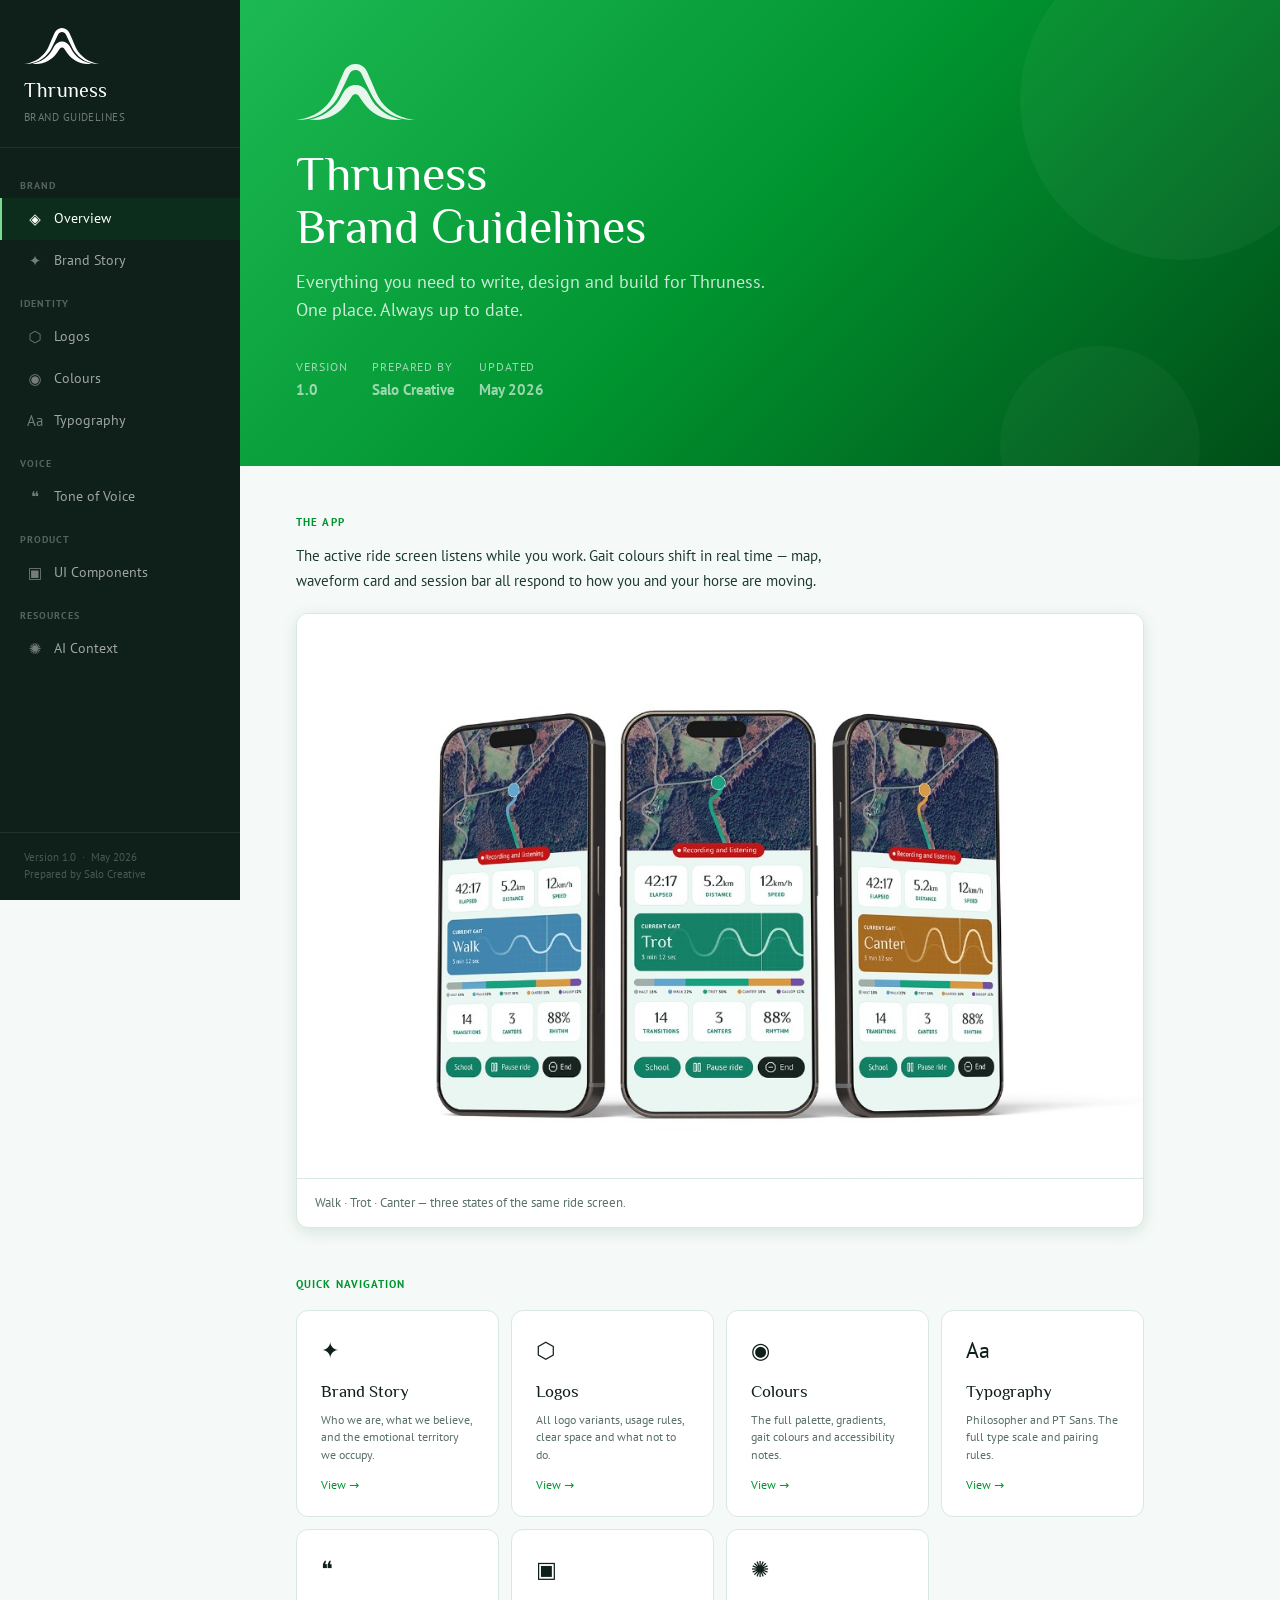
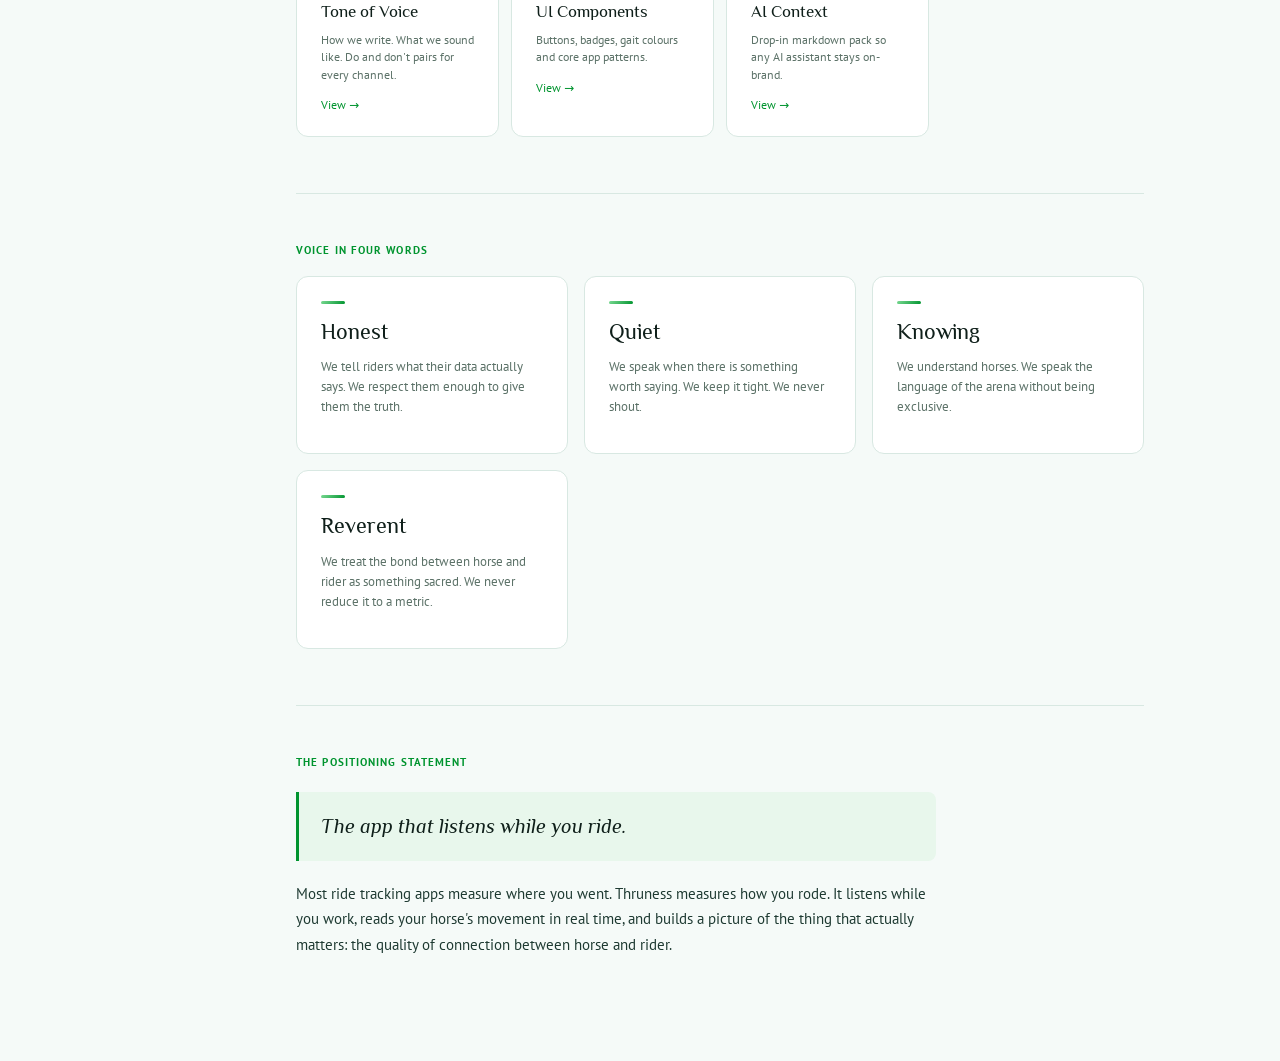
<file: index.html>
<!DOCTYPE html>
<html lang="en">
<head>
  <meta charset="UTF-8">
  <meta name="viewport" content="width=device-width, initial-scale=1.0">
  <title>Thruness Brand Guidelines</title>
  <link rel="icon" type="image/png" href="logos/Thruness-Profile-Green.png">
  <link rel="apple-touch-icon" href="logos/Thruness-Profile-Green.png">
  <link rel="stylesheet" href="style.css">
  <style>
    .hero {
      background: var(--gradient-hero);
      padding: 64px 56px;
      color: white;
      position: relative;
      overflow: hidden;
    }
    .hero::before {
      content: '';
      position: absolute;
      top: -60px; right: -60px;
      width: 320px; height: 320px;
      border-radius: 50%;
      background: rgba(255,255,255,0.04);
    }
    .hero::after {
      content: '';
      position: absolute;
      bottom: -80px; right: 80px;
      width: 200px; height: 200px;
      border-radius: 50%;
      background: rgba(255,255,255,0.03);
    }
    .hero-mark { margin-bottom: 28px; opacity: 0.9; display: block; height: 56px; width: auto; }
    .hero h1 {
      font-family: var(--font-display);
      font-size: 48px;
      font-weight: 400;
      line-height: 1.1;
      margin-bottom: 14px;
    }
    .hero p {
      font-size: 18px;
      opacity: 0.8;
      max-width: 480px;
      line-height: 1.6;
      margin-bottom: 32px;
    }
    .hero-meta {
      display: flex; gap: 24px; flex-wrap: wrap;
    }
    .hero-meta-item {
      font-size: 12px;
      opacity: 0.6;
      text-transform: uppercase;
      letter-spacing: 0.08em;
    }
    .hero-meta-item strong { display: block; font-size: 15px; opacity: 1; letter-spacing: 0; text-transform: none; margin-top: 2px; }

    .quick-nav { display: grid; grid-template-columns: repeat(auto-fill, minmax(200px, 1fr)); gap: 12px; margin: 8px 0; }
    .quick-card {
      background: var(--white);
      border: 1px solid var(--border);
      border-radius: var(--radius);
      padding: 22px 24px;
      text-decoration: none;
      color: var(--near-black);
      transition: all 0.15s;
      display: flex; flex-direction: column; gap: 6px;
    }
    .quick-card:hover { border-color: var(--sage-light); box-shadow: var(--shadow-md); transform: translateY(-1px); }
    .quick-card .card-icon { font-size: 22px; margin-bottom: 4px; }
    .quick-card .card-title { font-family: var(--font-display); font-size: 17px; font-weight: 400; }
    .quick-card .card-desc { font-size: 12px; color: var(--mid-grey); line-height: 1.45; }
    .quick-card .card-arrow { font-size: 12px; color: var(--sage-mid); margin-top: 6px; }

    .app-preview {
      padding: 48px 56px 0;
      max-width: 960px;
    }
    .app-preview .section-label { margin-bottom: 12px; }
    .app-preview p { font-size: 15px; max-width: 560px; margin-bottom: 20px; color: var(--body-text); line-height: 1.65; }

    .principle-grid { display: grid; grid-template-columns: repeat(auto-fill, minmax(220px, 1fr)); gap: 16px; }
    .principle-card {
      background: var(--white);
      border: 1px solid var(--border);
      border-radius: var(--radius);
      padding: 24px;
    }
    .principle-word {
      font-family: var(--font-display);
      font-size: 22px;
      font-weight: 400;
      color: var(--near-black);
      margin-bottom: 8px;
    }
    .principle-word::before {
      content: '';
      display: block;
      width: 24px; height: 3px;
      background: var(--gradient-subtle);
      border-radius: 2px;
      margin-bottom: 10px;
    }
    .principle-card p { font-size: 13px; color: var(--mid-grey); line-height: 1.55; }
  </style>
</head>
<body>
  <div id="mobileNavContainer"></div>
  <div class="layout">
    <div class="sidebar" id="sidebar"></div>
    <main class="main">

      <div class="hero">
        <img class="hero-mark" src="logos/Thruness-Icon-Light.svg" alt="Thruness icon" width="119" height="56">
        <h1>Thruness<br>Brand Guidelines</h1>
        <p>Everything you need to write, design and build for Thruness. One place. Always up to date.</p>
        <div class="hero-meta">
          <div class="hero-meta-item">Version <strong>1.0</strong></div>
          <div class="hero-meta-item">Prepared by <strong>Salo Creative</strong></div>
          <div class="hero-meta-item">Updated <strong>May 2026</strong></div>
        </div>
      </div>

      <div class="app-preview">
        <div class="section-label">The app</div>
        <p>The active ride screen listens while you work. Gait colours shift in real time — map, waveform card and session bar all respond to how you and your horse are moving.</p>
        <div class="app-screenshot-wrap">
          <img src="images/Thruness-App-Screens.png" alt="Thruness app active ride screen — Walk, Trot and Canter">
          <div class="app-screenshot-caption">Walk · Trot · Canter — three states of the same ride screen.</div>
        </div>
      </div>

      <div class="content">

        <div class="section">
          <div class="section-label">Quick navigation</div>
          <div class="quick-nav">
            <a href="brand.html" class="quick-card">
              <span class="card-icon">✦</span>
              <span class="card-title">Brand Story</span>
              <span class="card-desc">Who we are, what we believe, and the emotional territory we occupy.</span>
              <span class="card-arrow">View →</span>
            </a>
            <a href="logos.html" class="quick-card">
              <span class="card-icon">⬡</span>
              <span class="card-title">Logos</span>
              <span class="card-desc">All logo variants, usage rules, clear space and what not to do.</span>
              <span class="card-arrow">View →</span>
            </a>
            <a href="colours.html" class="quick-card">
              <span class="card-icon">◉</span>
              <span class="card-title">Colours</span>
              <span class="card-desc">The full palette, gradients, gait colours and accessibility notes.</span>
              <span class="card-arrow">View →</span>
            </a>
            <a href="typography.html" class="quick-card">
              <span class="card-icon">Aa</span>
              <span class="card-title">Typography</span>
              <span class="card-desc">Philosopher and PT Sans. The full type scale and pairing rules.</span>
              <span class="card-arrow">View →</span>
            </a>
            <a href="tov.html" class="quick-card">
              <span class="card-icon">❝</span>
              <span class="card-title">Tone of Voice</span>
              <span class="card-desc">How we write. What we sound like. Do and don't pairs for every channel.</span>
              <span class="card-arrow">View →</span>
            </a>
            <a href="ui.html" class="quick-card">
              <span class="card-icon">▣</span>
              <span class="card-title">UI Components</span>
              <span class="card-desc">Buttons, badges, gait colours and core app patterns.</span>
              <span class="card-arrow">View →</span>
            </a>
            <a href="ai-context.html" class="quick-card">
              <span class="card-icon">✺</span>
              <span class="card-title">AI Context</span>
              <span class="card-desc">Drop-in markdown pack so any AI assistant stays on-brand.</span>
              <span class="card-arrow">View →</span>
            </a>
          </div>
        </div>

        <hr class="divider">

        <div class="section">
          <div class="section-label">Voice in four words</div>
          <div class="principle-grid">
            <div class="principle-card">
              <div class="principle-word">Honest</div>
              <p>We tell riders what their data actually says. We respect them enough to give them the truth.</p>
            </div>
            <div class="principle-card">
              <div class="principle-word">Quiet</div>
              <p>We speak when there is something worth saying. We keep it tight. We never shout.</p>
            </div>
            <div class="principle-card">
              <div class="principle-word">Knowing</div>
              <p>We understand horses. We speak the language of the arena without being exclusive.</p>
            </div>
            <div class="principle-card">
              <div class="principle-word">Reverent</div>
              <p>We treat the bond between horse and rider as something sacred. We never reduce it to a metric.</p>
            </div>
          </div>
        </div>

        <hr class="divider">

        <div class="section">
          <div class="section-label">The positioning statement</div>
          <div class="callout" style="font-size: 20px; font-family: var(--font-display);">The app that listens while you ride.</div>
          <p>Most ride tracking apps measure where you went. Thruness measures how you rode. It listens while you work, reads your horse's movement in real time, and builds a picture of the thing that actually matters: the quality of connection between horse and rider.</p>
        </div>

      </div>
    </main>
  </div>
  <script src="nav.js"></script>
</body>
</html>
</file>
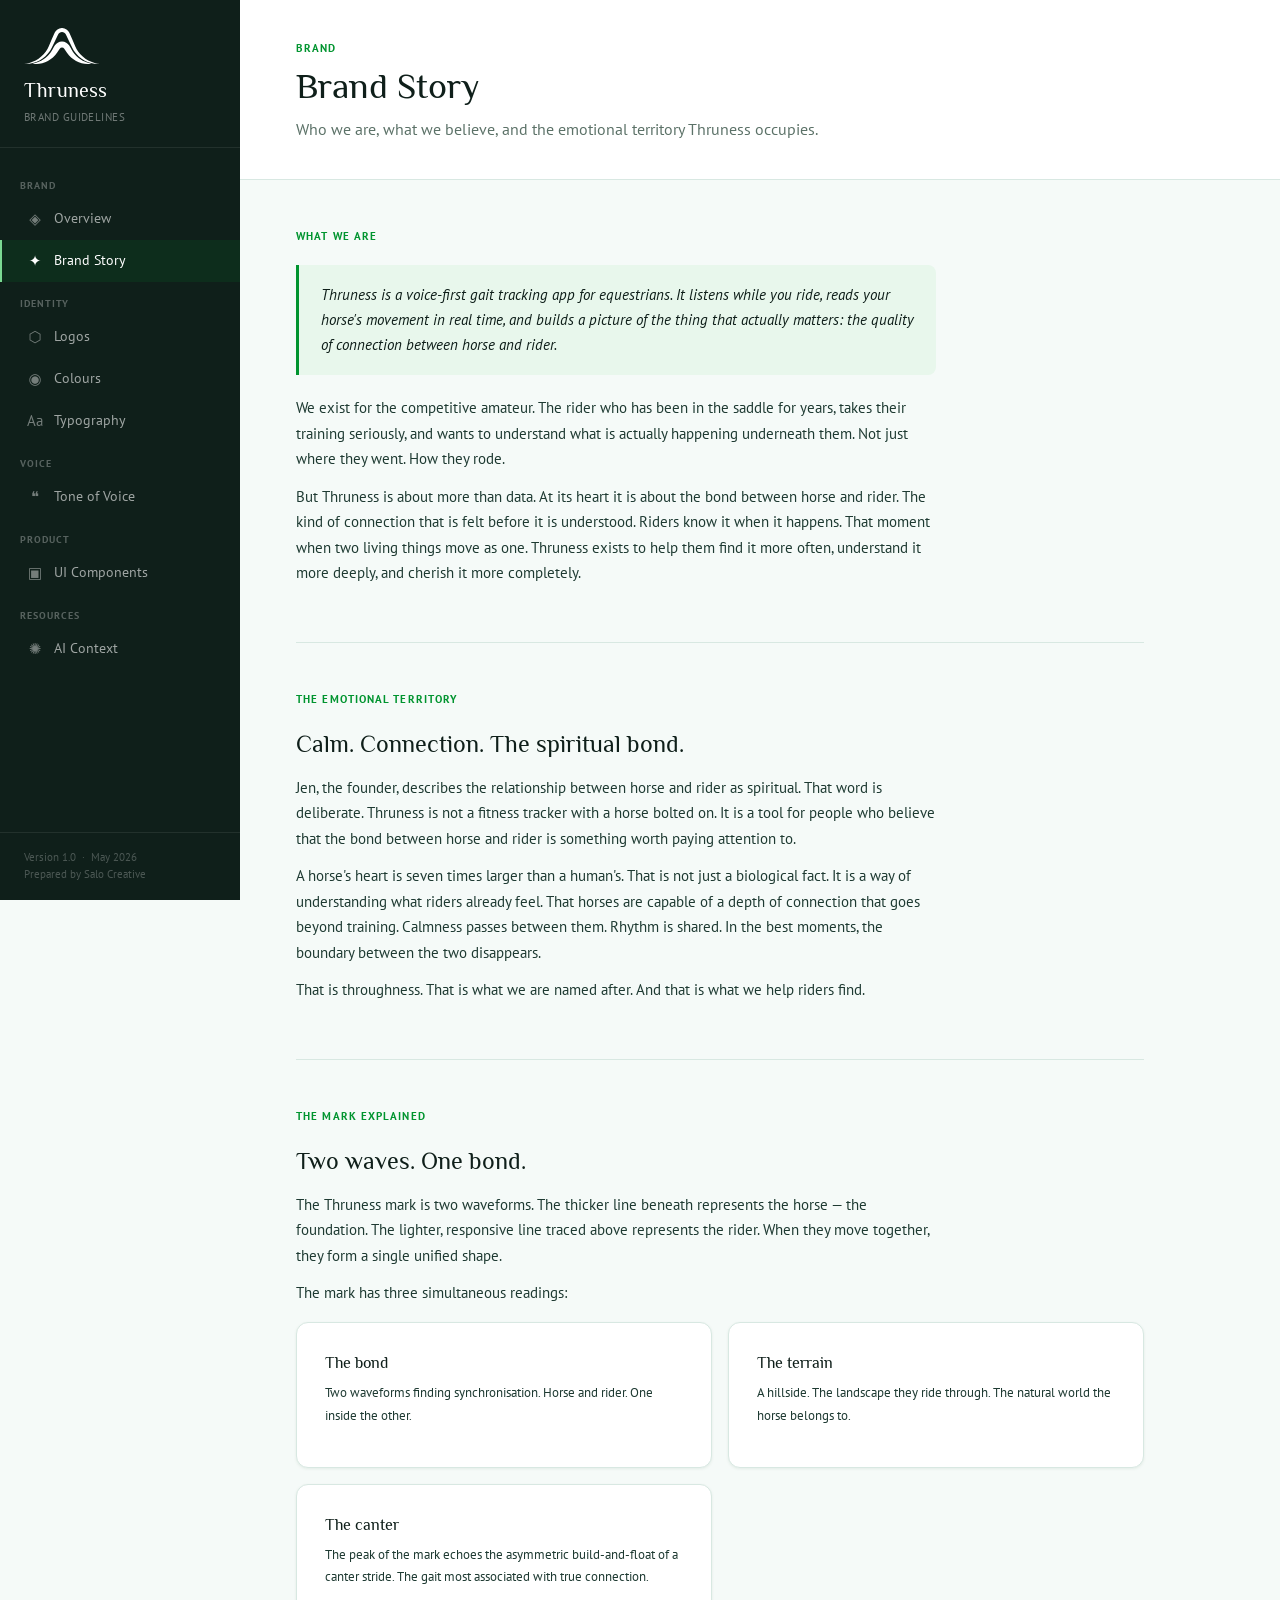
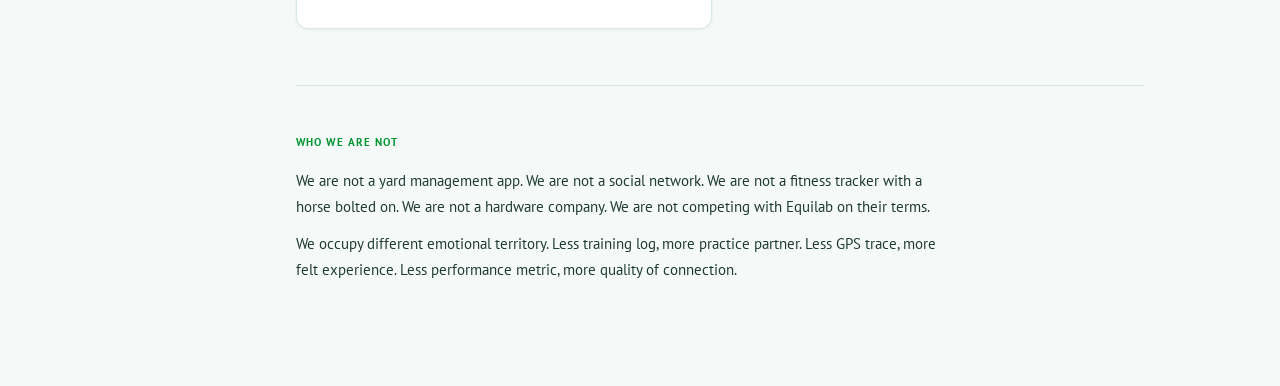
<file: brand.html>
<!DOCTYPE html>
<html lang="en">
<head>
  <meta charset="UTF-8">
  <meta name="viewport" content="width=device-width, initial-scale=1.0">
  <title>Brand Story — Thruness Brand Guidelines</title>
  <link rel="icon" type="image/png" href="logos/Thruness-Profile-Green.png">
  <link rel="apple-touch-icon" href="logos/Thruness-Profile-Green.png">
  <link rel="stylesheet" href="style.css">
</head>
<body>
  <div id="mobileNavContainer"></div>
  <div class="layout">
    <div class="sidebar" id="sidebar"></div>
    <main class="main">

      <div class="page-header">
        <div class="eyebrow">Brand</div>
        <h1>Brand Story</h1>
        <p class="intro">Who we are, what we believe, and the emotional territory Thruness occupies.</p>
      </div>

      <div class="content">

        <div class="section">
          <div class="section-label">What we are</div>
          <div class="callout">Thruness is a voice-first gait tracking app for equestrians. It listens while you ride, reads your horse's movement in real time, and builds a picture of the thing that actually matters: the quality of connection between horse and rider.</div>
          <p>We exist for the competitive amateur. The rider who has been in the saddle for years, takes their training seriously, and wants to understand what is actually happening underneath them. Not just where they went. How they rode.</p>
          <p>But Thruness is about more than data. At its heart it is about the bond between horse and rider. The kind of connection that is felt before it is understood. Riders know it when it happens. That moment when two living things move as one. Thruness exists to help them find it more often, understand it more deeply, and cherish it more completely.</p>
        </div>

        <hr class="divider">

        <div class="section">
          <div class="section-label">The emotional territory</div>
          <h2>Calm. Connection. The spiritual bond.</h2>
          <p>Jen, the founder, describes the relationship between horse and rider as spiritual. That word is deliberate. Thruness is not a fitness tracker with a horse bolted on. It is a tool for people who believe that the bond between horse and rider is something worth paying attention to.</p>
          <p>A horse's heart is seven times larger than a human's. That is not just a biological fact. It is a way of understanding what riders already feel. That horses are capable of a depth of connection that goes beyond training. Calmness passes between them. Rhythm is shared. In the best moments, the boundary between the two disappears.</p>
          <p>That is throughness. That is what we are named after. And that is what we help riders find.</p>
        </div>

        <hr class="divider">

        <div class="section">
          <div class="section-label">The mark explained</div>
          <h2>Two waves. One bond.</h2>
          <p>The Thruness mark is two waveforms. The thicker line beneath represents the horse — the foundation. The lighter, responsive line traced above represents the rider. When they move together, they form a single unified shape.</p>
          <p>The mark has three simultaneous readings:</p>
          <div class="card-grid" style="margin-top: 16px;">
            <div class="card">
              <div style="font-family: var(--font-display); font-size: 16px; font-weight: 400; color: var(--near-black); margin-bottom: 6px;">The bond</div>
              <p style="font-size: 13px; max-width: none;">Two waveforms finding synchronisation. Horse and rider. One inside the other.</p>
            </div>
            <div class="card">
              <div style="font-family: var(--font-display); font-size: 16px; font-weight: 400; color: var(--near-black); margin-bottom: 6px;">The terrain</div>
              <p style="font-size: 13px; max-width: none;">A hillside. The landscape they ride through. The natural world the horse belongs to.</p>
            </div>
            <div class="card">
              <div style="font-family: var(--font-display); font-size: 16px; font-weight: 400; color: var(--near-black); margin-bottom: 6px;">The canter</div>
              <p style="font-size: 13px; max-width: none;">The peak of the mark echoes the asymmetric build-and-float of a canter stride. The gait most associated with true connection.</p>
            </div>
          </div>
        </div>

        <hr class="divider">

        <div class="section">
          <div class="section-label">Who we are not</div>
          <p>We are not a yard management app. We are not a social network. We are not a fitness tracker with a horse bolted on. We are not a hardware company. We are not competing with Equilab on their terms.</p>
          <p>We occupy different emotional territory. Less training log, more practice partner. Less GPS trace, more felt experience. Less performance metric, more quality of connection.</p>
        </div>

      </div>
    </main>
  </div>
  <script src="nav.js"></script>
</body>
</html>
</file>
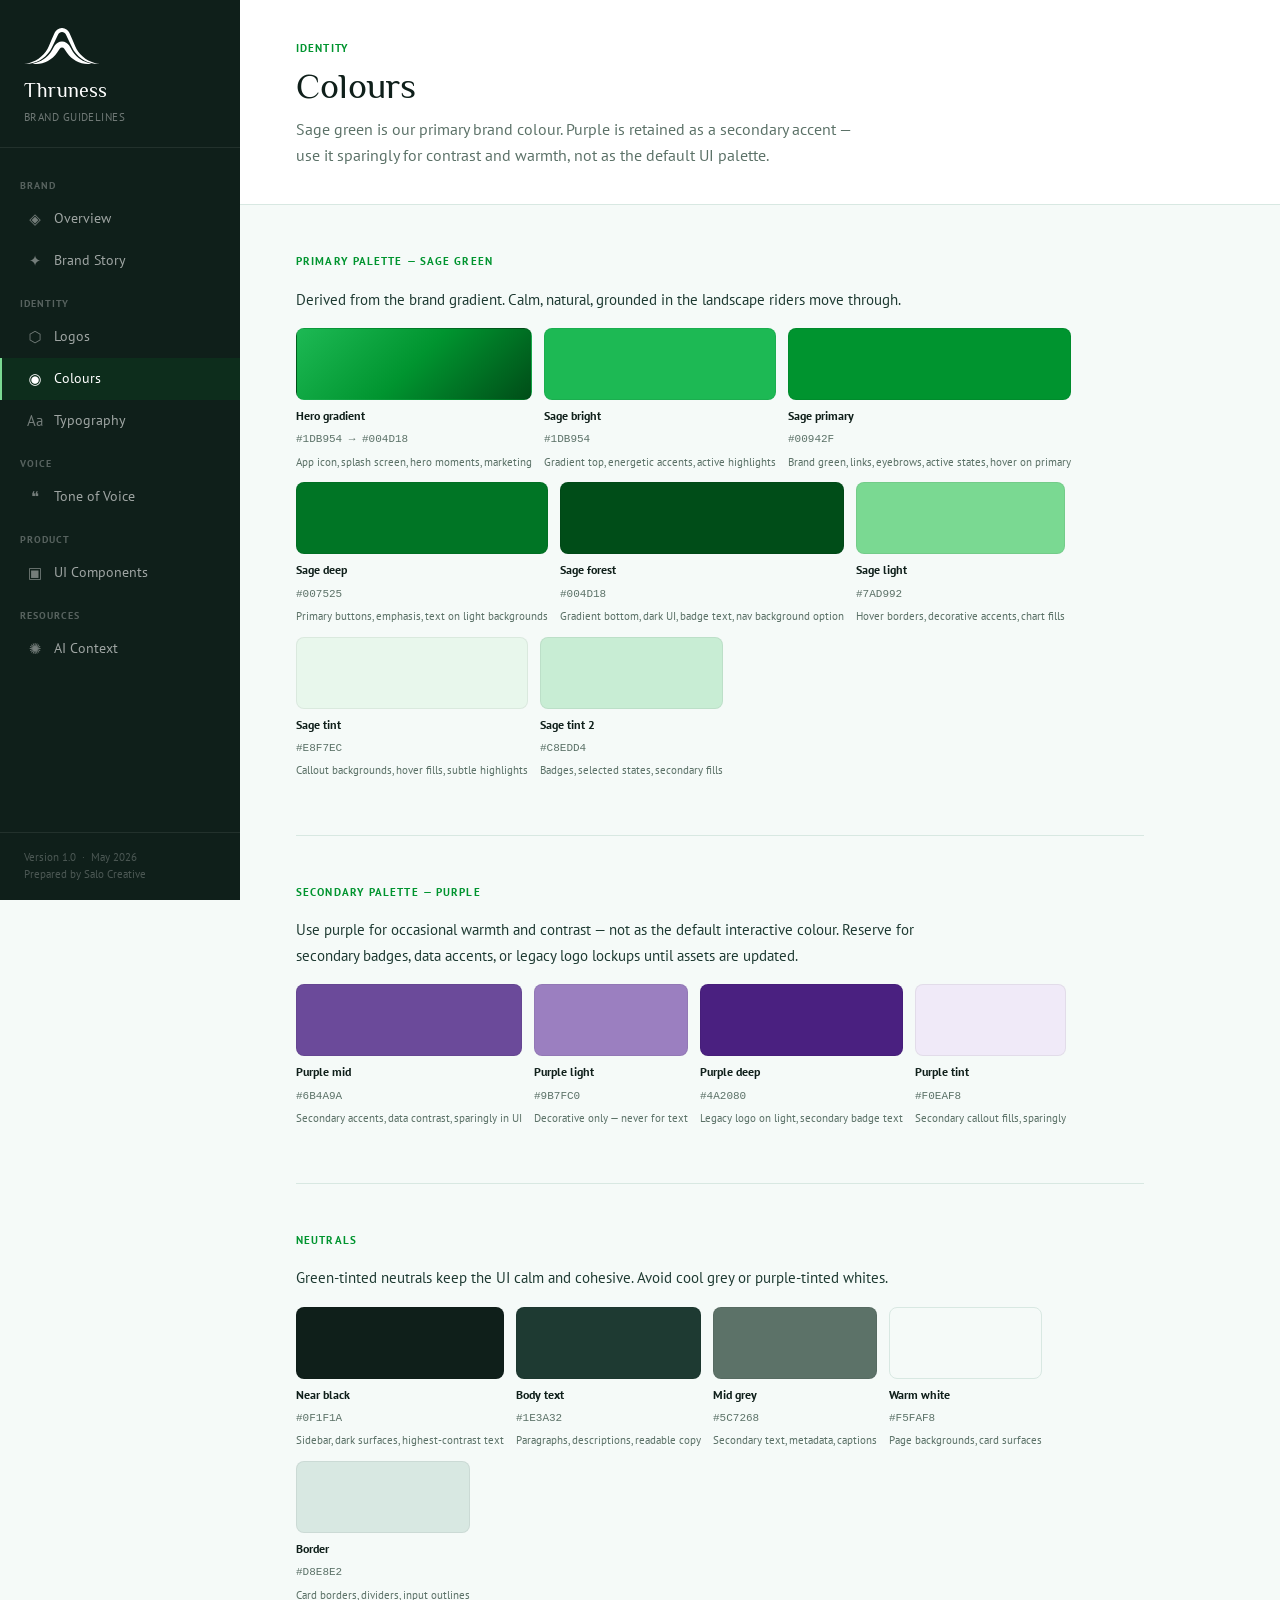
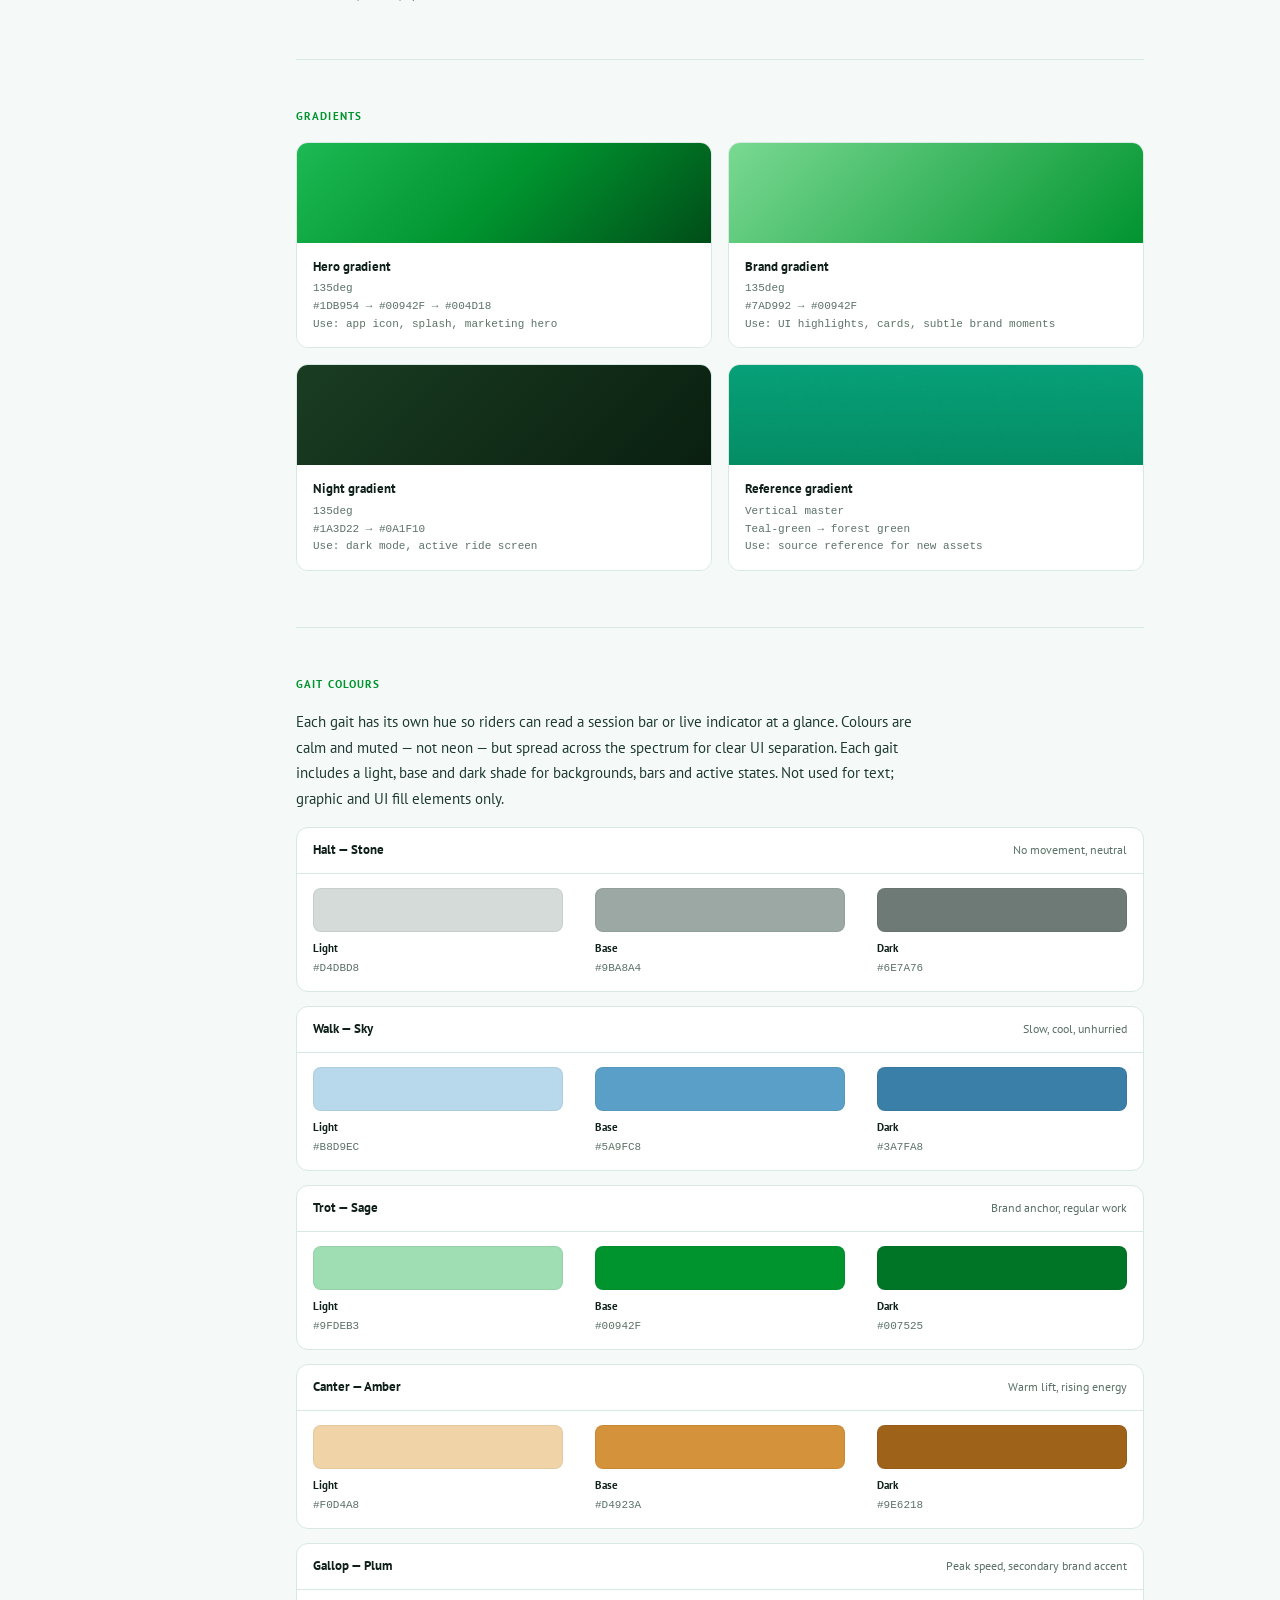
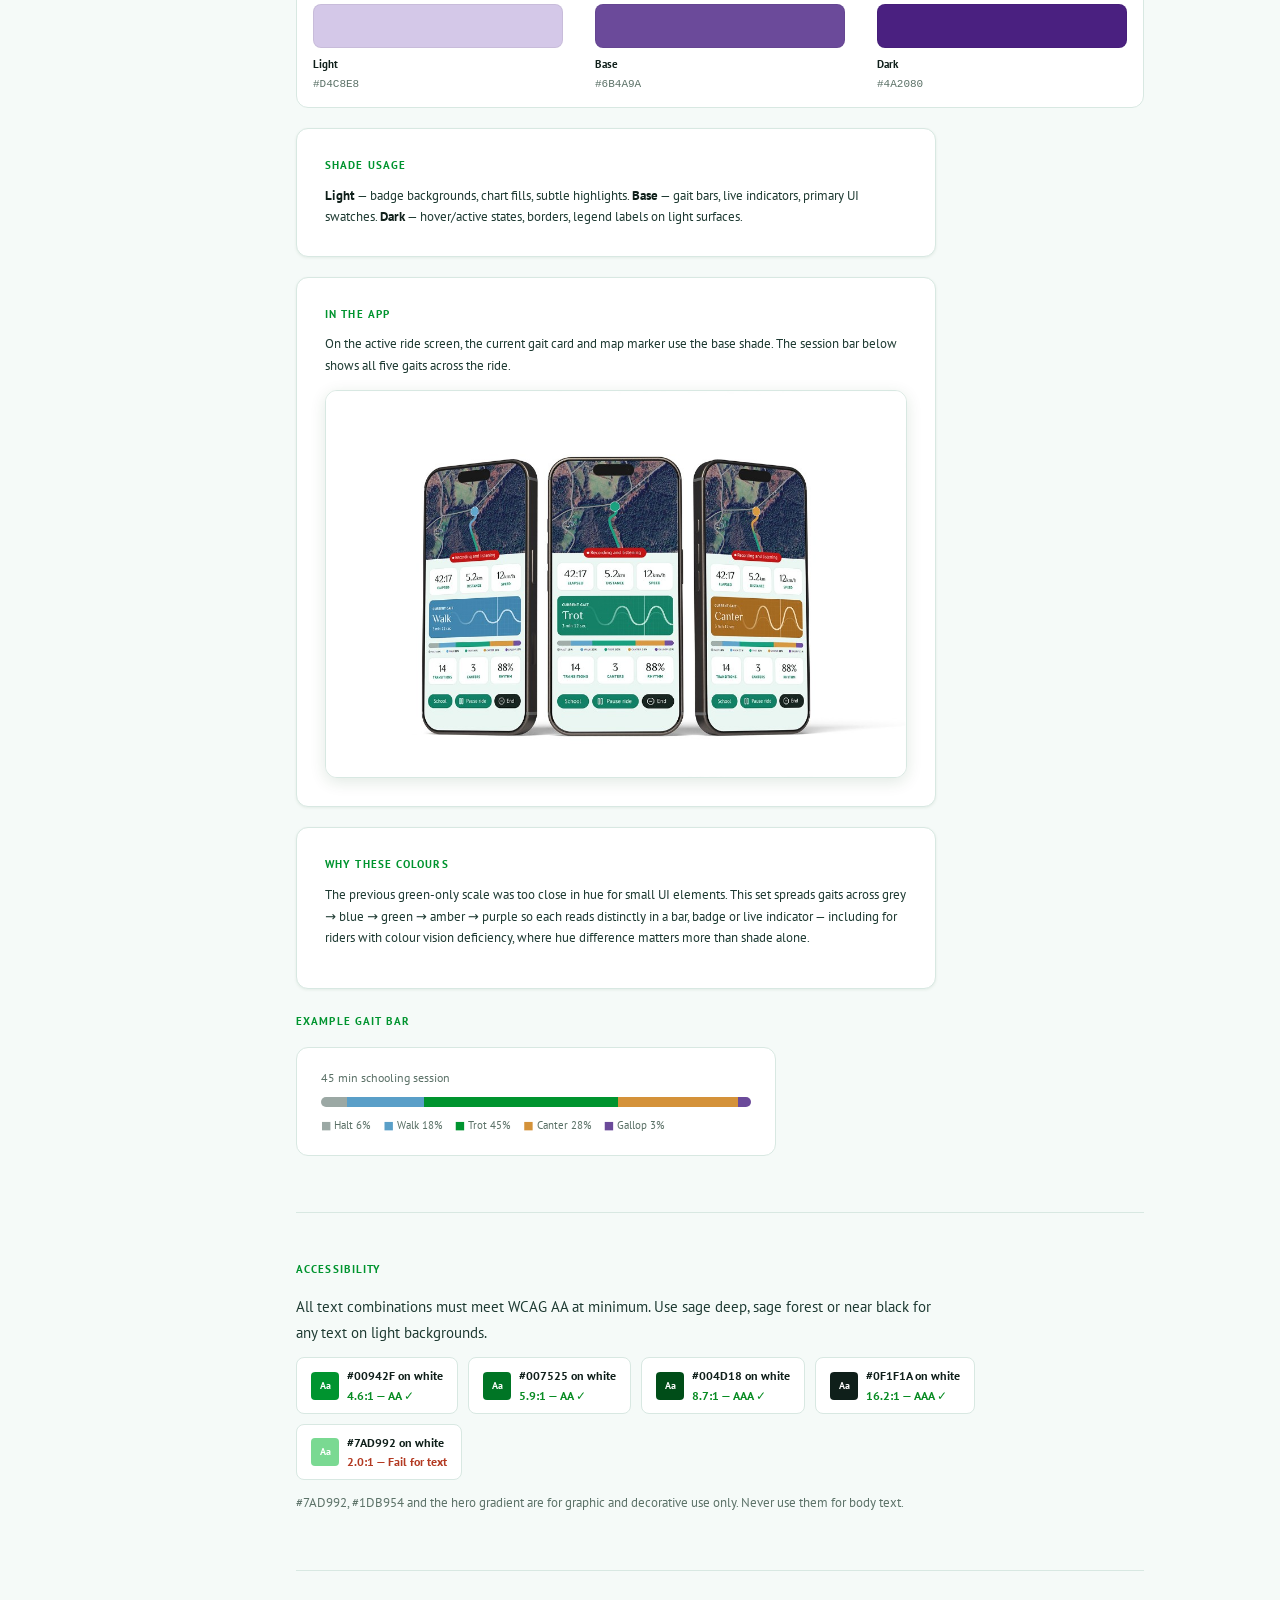
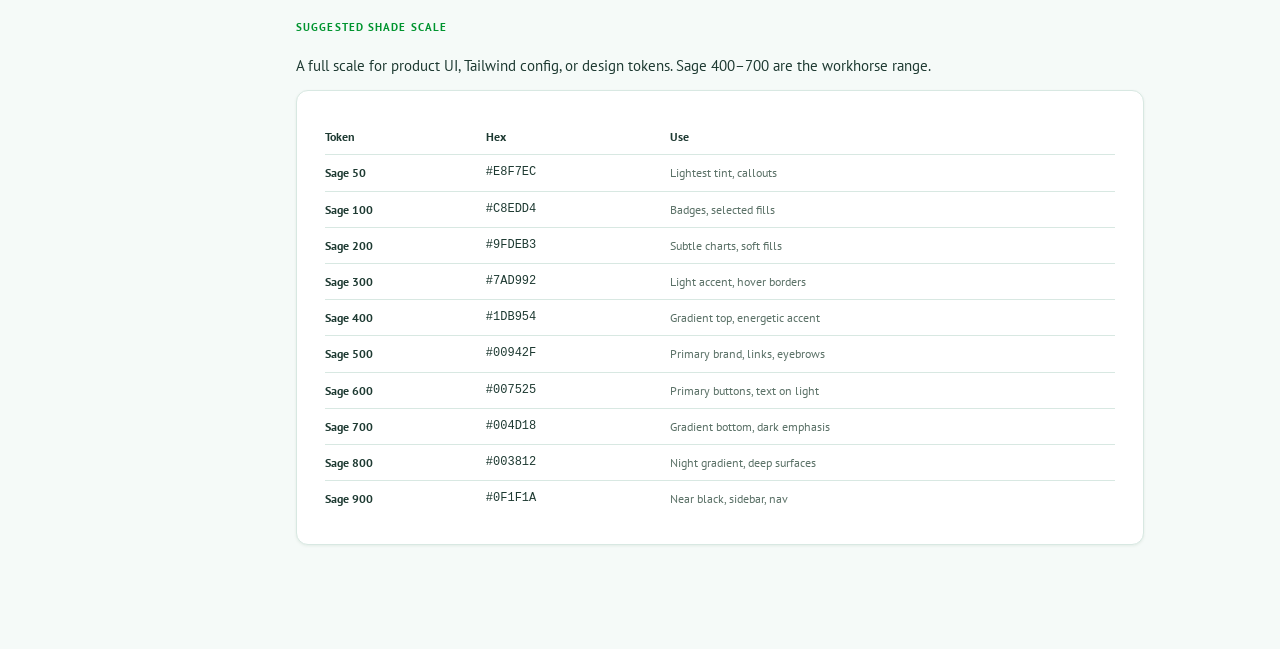
<file: colours.html>
<!DOCTYPE html>
<html lang="en">
<head>
  <meta charset="UTF-8">
  <meta name="viewport" content="width=device-width, initial-scale=1.0">
  <title>Colours — Thruness Brand Guidelines</title>
  <link rel="icon" type="image/png" href="logos/Thruness-Profile-Green.png">
  <link rel="apple-touch-icon" href="logos/Thruness-Profile-Green.png">
  <link rel="stylesheet" href="style.css">
  <style>
    .gait-scale { display: grid; gap: 14px; margin-top: 16px; }
    .gait-scale-item {
      border: 1px solid var(--border);
      border-radius: var(--radius);
      overflow: hidden;
      background: var(--white);
    }
    .gait-scale-head {
      padding: 12px 16px;
      border-bottom: 1px solid var(--border);
      display: flex; justify-content: space-between; align-items: baseline; gap: 12px;
    }
    .gait-scale-name { font-size: 13px; font-weight: 700; color: var(--near-black); }
    .gait-scale-desc { font-size: 12px; color: var(--mid-grey); }
    .gait-scale-shades { display: grid; grid-template-columns: repeat(3, 1fr); }
    .gait-shade { padding: 14px 16px; }
    .gait-shade-block { height: 44px; border-radius: var(--radius-sm); border: 1px solid rgba(0,0,0,0.06); margin-bottom: 8px; }
    .gait-shade-label { font-size: 11px; font-weight: 700; color: var(--near-black); margin-bottom: 2px; }
    .gait-shade-hex { font-size: 11px; font-family: monospace; color: var(--mid-grey); }
  </style>
</head>
<body>
  <div id="mobileNavContainer"></div>
  <div class="layout">
    <div class="sidebar" id="sidebar"></div>
    <main class="main">

      <div class="page-header">
        <div class="eyebrow">Identity</div>
        <h1>Colours</h1>
        <p class="intro">Sage green is our primary brand colour. Purple is retained as a secondary accent — use it sparingly for contrast and warmth, not as the default UI palette.</p>
      </div>

      <div class="content">

        <div class="section">
          <div class="section-label">Primary palette — Sage green</div>
          <p>Derived from the brand gradient. Calm, natural, grounded in the landscape riders move through.</p>
          <div class="swatch-grid" style="margin-top: 16px;">
            <div class="swatch-item">
              <div class="swatch-block" style="background: var(--gradient-hero);"></div>
              <div class="swatch-name">Hero gradient</div>
              <div class="swatch-hex">#1DB954 → #004D18</div>
              <div class="swatch-usage">App icon, splash screen, hero moments, marketing</div>
            </div>
            <div class="swatch-item">
              <div class="swatch-block" style="background:#1DB954;"></div>
              <div class="swatch-name">Sage bright</div>
              <div class="swatch-hex">#1DB954</div>
              <div class="swatch-usage">Gradient top, energetic accents, active highlights</div>
            </div>
            <div class="swatch-item">
              <div class="swatch-block" style="background:#00942F;"></div>
              <div class="swatch-name">Sage primary</div>
              <div class="swatch-hex">#00942F</div>
              <div class="swatch-usage">Brand green, links, eyebrows, active states, hover on primary</div>
            </div>
            <div class="swatch-item">
              <div class="swatch-block" style="background:#007525;"></div>
              <div class="swatch-name">Sage deep</div>
              <div class="swatch-hex">#007525</div>
              <div class="swatch-usage">Primary buttons, emphasis, text on light backgrounds</div>
            </div>
            <div class="swatch-item">
              <div class="swatch-block" style="background:#004D18;"></div>
              <div class="swatch-name">Sage forest</div>
              <div class="swatch-hex">#004D18</div>
              <div class="swatch-usage">Gradient bottom, dark UI, badge text, nav background option</div>
            </div>
            <div class="swatch-item">
              <div class="swatch-block" style="background:#7AD992;"></div>
              <div class="swatch-name">Sage light</div>
              <div class="swatch-hex">#7AD992</div>
              <div class="swatch-usage">Hover borders, decorative accents, chart fills</div>
            </div>
            <div class="swatch-item">
              <div class="swatch-block" style="background:#E8F7EC;"></div>
              <div class="swatch-name">Sage tint</div>
              <div class="swatch-hex">#E8F7EC</div>
              <div class="swatch-usage">Callout backgrounds, hover fills, subtle highlights</div>
            </div>
            <div class="swatch-item">
              <div class="swatch-block" style="background:#C8EDD4;"></div>
              <div class="swatch-name">Sage tint 2</div>
              <div class="swatch-hex">#C8EDD4</div>
              <div class="swatch-usage">Badges, selected states, secondary fills</div>
            </div>
          </div>
        </div>

        <hr class="divider">

        <div class="section">
          <div class="section-label">Secondary palette — Purple</div>
          <p>Use purple for occasional warmth and contrast — not as the default interactive colour. Reserve for secondary badges, data accents, or legacy logo lockups until assets are updated.</p>
          <div class="swatch-grid" style="margin-top: 16px;">
            <div class="swatch-item">
              <div class="swatch-block" style="background:#6B4A9A;"></div>
              <div class="swatch-name">Purple mid</div>
              <div class="swatch-hex">#6B4A9A</div>
              <div class="swatch-usage">Secondary accents, data contrast, sparingly in UI</div>
            </div>
            <div class="swatch-item">
              <div class="swatch-block" style="background:#9B7FC0;"></div>
              <div class="swatch-name">Purple light</div>
              <div class="swatch-hex">#9B7FC0</div>
              <div class="swatch-usage">Decorative only — never for text</div>
            </div>
            <div class="swatch-item">
              <div class="swatch-block" style="background:#4A2080;"></div>
              <div class="swatch-name">Purple deep</div>
              <div class="swatch-hex">#4A2080</div>
              <div class="swatch-usage">Legacy logo on light, secondary badge text</div>
            </div>
            <div class="swatch-item">
              <div class="swatch-block" style="background:#F0EAF8;"></div>
              <div class="swatch-name">Purple tint</div>
              <div class="swatch-hex">#F0EAF8</div>
              <div class="swatch-usage">Secondary callout fills, sparingly</div>
            </div>
          </div>
        </div>

        <hr class="divider">

        <div class="section">
          <div class="section-label">Neutrals</div>
          <p>Green-tinted neutrals keep the UI calm and cohesive. Avoid cool grey or purple-tinted whites.</p>
          <div class="swatch-grid" style="margin-top: 16px;">
            <div class="swatch-item">
              <div class="swatch-block" style="background:#0F1F1A;"></div>
              <div class="swatch-name">Near black</div>
              <div class="swatch-hex">#0F1F1A</div>
              <div class="swatch-usage">Sidebar, dark surfaces, highest-contrast text</div>
            </div>
            <div class="swatch-item">
              <div class="swatch-block" style="background:#1E3A32;"></div>
              <div class="swatch-name">Body text</div>
              <div class="swatch-hex">#1E3A32</div>
              <div class="swatch-usage">Paragraphs, descriptions, readable copy</div>
            </div>
            <div class="swatch-item">
              <div class="swatch-block" style="background:#5C7268;"></div>
              <div class="swatch-name">Mid grey</div>
              <div class="swatch-hex">#5C7268</div>
              <div class="swatch-usage">Secondary text, metadata, captions</div>
            </div>
            <div class="swatch-item">
              <div class="swatch-block" style="background:#F5FAF8; border:1px solid #D8E8E2;"></div>
              <div class="swatch-name">Warm white</div>
              <div class="swatch-hex">#F5FAF8</div>
              <div class="swatch-usage">Page backgrounds, card surfaces</div>
            </div>
            <div class="swatch-item">
              <div class="swatch-block" style="background:#D8E8E2;"></div>
              <div class="swatch-name">Border</div>
              <div class="swatch-hex">#D8E8E2</div>
              <div class="swatch-usage">Card borders, dividers, input outlines</div>
            </div>
          </div>
        </div>

        <hr class="divider">

        <div class="section">
          <div class="section-label">Gradients</div>
          <div class="gradient-grid">
            <div class="gradient-item">
              <div class="gradient-preview" style="background: var(--gradient-hero);"></div>
              <div class="gradient-info">
                <div class="gradient-name">Hero gradient</div>
                <div class="gradient-values">135deg<br>#1DB954 → #00942F → #004D18<br>Use: app icon, splash, marketing hero</div>
              </div>
            </div>
            <div class="gradient-item">
              <div class="gradient-preview" style="background: var(--gradient-subtle);"></div>
              <div class="gradient-info">
                <div class="gradient-name">Brand gradient</div>
                <div class="gradient-values">135deg<br>#7AD992 → #00942F<br>Use: UI highlights, cards, subtle brand moments</div>
              </div>
            </div>
            <div class="gradient-item">
              <div class="gradient-preview" style="background: var(--gradient-night);"></div>
              <div class="gradient-info">
                <div class="gradient-name">Night gradient</div>
                <div class="gradient-values">135deg<br>#1A3D22 → #0A1F10<br>Use: dark mode, active ride screen</div>
              </div>
            </div>
            <div class="gradient-item">
              <div class="gradient-preview" style="background: url('logos/Thruness-Gradient-Sage.png') center/cover;"></div>
              <div class="gradient-info">
                <div class="gradient-name">Reference gradient</div>
                <div class="gradient-values">Vertical master<br>Teal-green → forest green<br>Use: source reference for new assets</div>
              </div>
            </div>
          </div>
        </div>

        <hr class="divider">

        <div class="section">
          <div class="section-label">Gait colours</div>
          <p>Each gait has its own hue so riders can read a session bar or live indicator at a glance. Colours are calm and muted — not neon — but spread across the spectrum for clear UI separation. Each gait includes a light, base and dark shade for backgrounds, bars and active states. Not used for text; graphic and UI fill elements only.</p>

          <div class="gait-scale">
            <div class="gait-scale-item">
              <div class="gait-scale-head">
                <div class="gait-scale-name">Halt — Stone</div>
                <div class="gait-scale-desc">No movement, neutral</div>
              </div>
              <div class="gait-scale-shades">
                <div class="gait-shade"><div class="gait-shade-block" style="background:#D4DBD8;"></div><div class="gait-shade-label">Light</div><div class="gait-shade-hex">#D4DBD8</div></div>
                <div class="gait-shade"><div class="gait-shade-block" style="background:#9BA8A4;"></div><div class="gait-shade-label">Base</div><div class="gait-shade-hex">#9BA8A4</div></div>
                <div class="gait-shade"><div class="gait-shade-block" style="background:#6E7A76;"></div><div class="gait-shade-label">Dark</div><div class="gait-shade-hex">#6E7A76</div></div>
              </div>
            </div>
            <div class="gait-scale-item">
              <div class="gait-scale-head">
                <div class="gait-scale-name">Walk — Sky</div>
                <div class="gait-scale-desc">Slow, cool, unhurried</div>
              </div>
              <div class="gait-scale-shades">
                <div class="gait-shade"><div class="gait-shade-block" style="background:#B8D9EC;"></div><div class="gait-shade-label">Light</div><div class="gait-shade-hex">#B8D9EC</div></div>
                <div class="gait-shade"><div class="gait-shade-block" style="background:#5A9FC8;"></div><div class="gait-shade-label">Base</div><div class="gait-shade-hex">#5A9FC8</div></div>
                <div class="gait-shade"><div class="gait-shade-block" style="background:#3A7FA8;"></div><div class="gait-shade-label">Dark</div><div class="gait-shade-hex">#3A7FA8</div></div>
              </div>
            </div>
            <div class="gait-scale-item">
              <div class="gait-scale-head">
                <div class="gait-scale-name">Trot — Sage</div>
                <div class="gait-scale-desc">Brand anchor, regular work</div>
              </div>
              <div class="gait-scale-shades">
                <div class="gait-shade"><div class="gait-shade-block" style="background:#9FDEB3;"></div><div class="gait-shade-label">Light</div><div class="gait-shade-hex">#9FDEB3</div></div>
                <div class="gait-shade"><div class="gait-shade-block" style="background:#00942F;"></div><div class="gait-shade-label">Base</div><div class="gait-shade-hex">#00942F</div></div>
                <div class="gait-shade"><div class="gait-shade-block" style="background:#007525;"></div><div class="gait-shade-label">Dark</div><div class="gait-shade-hex">#007525</div></div>
              </div>
            </div>
            <div class="gait-scale-item">
              <div class="gait-scale-head">
                <div class="gait-scale-name">Canter — Amber</div>
                <div class="gait-scale-desc">Warm lift, rising energy</div>
              </div>
              <div class="gait-scale-shades">
                <div class="gait-shade"><div class="gait-shade-block" style="background:#F0D4A8;"></div><div class="gait-shade-label">Light</div><div class="gait-shade-hex">#F0D4A8</div></div>
                <div class="gait-shade"><div class="gait-shade-block" style="background:#D4923A;"></div><div class="gait-shade-label">Base</div><div class="gait-shade-hex">#D4923A</div></div>
                <div class="gait-shade"><div class="gait-shade-block" style="background:#9E6218;"></div><div class="gait-shade-label">Dark</div><div class="gait-shade-hex">#9E6218</div></div>
              </div>
            </div>
            <div class="gait-scale-item">
              <div class="gait-scale-head">
                <div class="gait-scale-name">Gallop — Plum</div>
                <div class="gait-scale-desc">Peak speed, secondary brand accent</div>
              </div>
              <div class="gait-scale-shades">
                <div class="gait-shade"><div class="gait-shade-block" style="background:#D4C8E8;"></div><div class="gait-shade-label">Light</div><div class="gait-shade-hex">#D4C8E8</div></div>
                <div class="gait-shade"><div class="gait-shade-block" style="background:#6B4A9A;"></div><div class="gait-shade-label">Base</div><div class="gait-shade-hex">#6B4A9A</div></div>
                <div class="gait-shade"><div class="gait-shade-block" style="background:#4A2080;"></div><div class="gait-shade-label">Dark</div><div class="gait-shade-hex">#4A2080</div></div>
              </div>
            </div>
          </div>

          <div class="card" style="margin-top: 20px; max-width: 640px;">
            <div class="section-label" style="margin-bottom: 10px;">Shade usage</div>
            <p style="font-size: 13px; max-width: none; line-height: 1.65; margin-bottom: 0;"><strong style="color:var(--near-black);">Light</strong> — badge backgrounds, chart fills, subtle highlights. <strong style="color:var(--near-black);">Base</strong> — gait bars, live indicators, primary UI swatches. <strong style="color:var(--near-black);">Dark</strong> — hover/active states, borders, legend labels on light surfaces.</p>
          </div>

          <div class="card" style="margin-top: 20px; max-width: 640px;">
            <div class="section-label" style="margin-bottom: 10px;">In the app</div>
            <p style="font-size: 13px; max-width: none; line-height: 1.65; margin-bottom: 14px;">On the active ride screen, the current gait card and map marker use the base shade. The session bar below shows all five gaits across the ride.</p>
            <div class="app-screenshot-wrap">
              <img src="images/Thruness-App-Screens.png" alt="Thruness app showing Walk, Trot and Canter gait colours in the active ride UI">
            </div>
          </div>

          <div class="card" style="margin-top: 20px; max-width: 640px;">
            <div class="section-label" style="margin-bottom: 10px;">Why these colours</div>
            <p style="font-size: 13px; max-width: none; line-height: 1.65;">The previous green-only scale was too close in hue for small UI elements. This set spreads gaits across grey → blue → green → amber → purple so each reads distinctly in a bar, badge or live indicator — including for riders with colour vision deficiency, where hue difference matters more than shade alone.</p>
          </div>

          <div style="margin-top: 24px;">
            <div class="section-label">Example gait bar</div>
            <div style="background: var(--white); border: 1px solid var(--border); border-radius: var(--radius); padding: 20px 24px; max-width: 480px;">
              <div style="font-size: 12px; color: var(--mid-grey); margin-bottom: 10px;">45 min schooling session</div>
              <div class="gait-bar">
                <div class="gait-seg" style="background:var(--gait-halt); width:6%;"></div>
                <div class="gait-seg" style="background:var(--gait-walk); width:18%;"></div>
                <div class="gait-seg" style="background:var(--gait-trot); width:45%;"></div>
                <div class="gait-seg" style="background:var(--gait-canter); width:28%;"></div>
                <div class="gait-seg" style="background:var(--gait-gallop); width:3%;"></div>
              </div>
              <div style="display:flex; gap:12px; margin-top:10px; flex-wrap:wrap;">
                <span style="font-size:11px; color:var(--mid-grey);"><span style="color:var(--gait-halt);">■</span> Halt 6%</span>
                <span style="font-size:11px; color:var(--mid-grey);"><span style="color:var(--gait-walk);">■</span> Walk 18%</span>
                <span style="font-size:11px; color:var(--mid-grey);"><span style="color:var(--gait-trot);">■</span> Trot 45%</span>
                <span style="font-size:11px; color:var(--mid-grey);"><span style="color:var(--gait-canter);">■</span> Canter 28%</span>
                <span style="font-size:11px; color:var(--mid-grey);"><span style="color:var(--gait-gallop);">■</span> Gallop 3%</span>
              </div>
            </div>
          </div>
        </div>

        <hr class="divider">

        <div class="section">
          <div class="section-label">Accessibility</div>
          <p>All text combinations must meet WCAG AA at minimum. Use sage deep, sage forest or near black for any text on light backgrounds.</p>
          <div class="a11y-row">
            <div class="a11y-item">
              <div class="a11y-swatch" style="background:#00942F; color:white;">Aa</div>
              <div>
                <div style="font-size:12px; font-weight:700; color:var(--near-black);">#00942F on white</div>
                <div class="a11y-pass">4.6:1 — AA ✓</div>
              </div>
            </div>
            <div class="a11y-item">
              <div class="a11y-swatch" style="background:#007525; color:white;">Aa</div>
              <div>
                <div style="font-size:12px; font-weight:700; color:var(--near-black);">#007525 on white</div>
                <div class="a11y-pass">5.9:1 — AA ✓</div>
              </div>
            </div>
            <div class="a11y-item">
              <div class="a11y-swatch" style="background:#004D18; color:white;">Aa</div>
              <div>
                <div style="font-size:12px; font-weight:700; color:var(--near-black);">#004D18 on white</div>
                <div class="a11y-pass">8.7:1 — AAA ✓</div>
              </div>
            </div>
            <div class="a11y-item">
              <div class="a11y-swatch" style="background:#0F1F1A; color:white;">Aa</div>
              <div>
                <div style="font-size:12px; font-weight:700; color:var(--near-black);">#0F1F1A on white</div>
                <div class="a11y-pass">16.2:1 — AAA ✓</div>
              </div>
            </div>
            <div class="a11y-item">
              <div class="a11y-swatch" style="background:#7AD992; color:white;">Aa</div>
              <div>
                <div style="font-size:12px; font-weight:700; color:var(--near-black);">#7AD992 on white</div>
                <div class="a11y-fail">2.0:1 — Fail for text</div>
              </div>
            </div>
          </div>
          <p style="margin-top:12px; font-size:13px; color:var(--mid-grey);">#7AD992, #1DB954 and the hero gradient are for graphic and decorative use only. Never use them for body text.</p>
        </div>

        <hr class="divider">

        <div class="section">
          <div class="section-label">Suggested shade scale</div>
          <p>A full scale for product UI, Tailwind config, or design tokens. Sage 400–700 are the workhorse range.</p>
          <div class="card" style="overflow-x: auto;">
            <table style="width:100%; border-collapse:collapse; font-size:12px;">
              <thead>
                <tr style="text-align:left; border-bottom:1px solid var(--border);">
                  <th style="padding:8px 12px 8px 0;">Token</th>
                  <th style="padding:8px 12px;">Hex</th>
                  <th style="padding:8px 12px;">Use</th>
                </tr>
              </thead>
              <tbody>
                <tr style="border-bottom:1px solid var(--border);"><td style="padding:8px 12px 8px 0; font-weight:700;">Sage 50</td><td style="padding:8px 12px; font-family:monospace;">#E8F7EC</td><td style="padding:8px 12px; color:var(--mid-grey);">Lightest tint, callouts</td></tr>
                <tr style="border-bottom:1px solid var(--border);"><td style="padding:8px 12px 8px 0; font-weight:700;">Sage 100</td><td style="padding:8px 12px; font-family:monospace;">#C8EDD4</td><td style="padding:8px 12px; color:var(--mid-grey);">Badges, selected fills</td></tr>
                <tr style="border-bottom:1px solid var(--border);"><td style="padding:8px 12px 8px 0; font-weight:700;">Sage 200</td><td style="padding:8px 12px; font-family:monospace;">#9FDEB3</td><td style="padding:8px 12px; color:var(--mid-grey);">Subtle charts, soft fills</td></tr>
                <tr style="border-bottom:1px solid var(--border);"><td style="padding:8px 12px 8px 0; font-weight:700;">Sage 300</td><td style="padding:8px 12px; font-family:monospace;">#7AD992</td><td style="padding:8px 12px; color:var(--mid-grey);">Light accent, hover borders</td></tr>
                <tr style="border-bottom:1px solid var(--border);"><td style="padding:8px 12px 8px 0; font-weight:700;">Sage 400</td><td style="padding:8px 12px; font-family:monospace;">#1DB954</td><td style="padding:8px 12px; color:var(--mid-grey);">Gradient top, energetic accent</td></tr>
                <tr style="border-bottom:1px solid var(--border);"><td style="padding:8px 12px 8px 0; font-weight:700;">Sage 500</td><td style="padding:8px 12px; font-family:monospace;">#00942F</td><td style="padding:8px 12px; color:var(--mid-grey);">Primary brand, links, eyebrows</td></tr>
                <tr style="border-bottom:1px solid var(--border);"><td style="padding:8px 12px 8px 0; font-weight:700;">Sage 600</td><td style="padding:8px 12px; font-family:monospace;">#007525</td><td style="padding:8px 12px; color:var(--mid-grey);">Primary buttons, text on light</td></tr>
                <tr style="border-bottom:1px solid var(--border);"><td style="padding:8px 12px 8px 0; font-weight:700;">Sage 700</td><td style="padding:8px 12px; font-family:monospace;">#004D18</td><td style="padding:8px 12px; color:var(--mid-grey);">Gradient bottom, dark emphasis</td></tr>
                <tr style="border-bottom:1px solid var(--border);"><td style="padding:8px 12px 8px 0; font-weight:700;">Sage 800</td><td style="padding:8px 12px; font-family:monospace;">#003812</td><td style="padding:8px 12px; color:var(--mid-grey);">Night gradient, deep surfaces</td></tr>
                <tr><td style="padding:8px 12px 8px 0; font-weight:700;">Sage 900</td><td style="padding:8px 12px; font-family:monospace;">#0F1F1A</td><td style="padding:8px 12px; color:var(--mid-grey);">Near black, sidebar, nav</td></tr>
              </tbody>
            </table>
          </div>
        </div>

      </div>
    </main>
  </div>
  <script src="nav.js"></script>
</body>
</html>
</file>
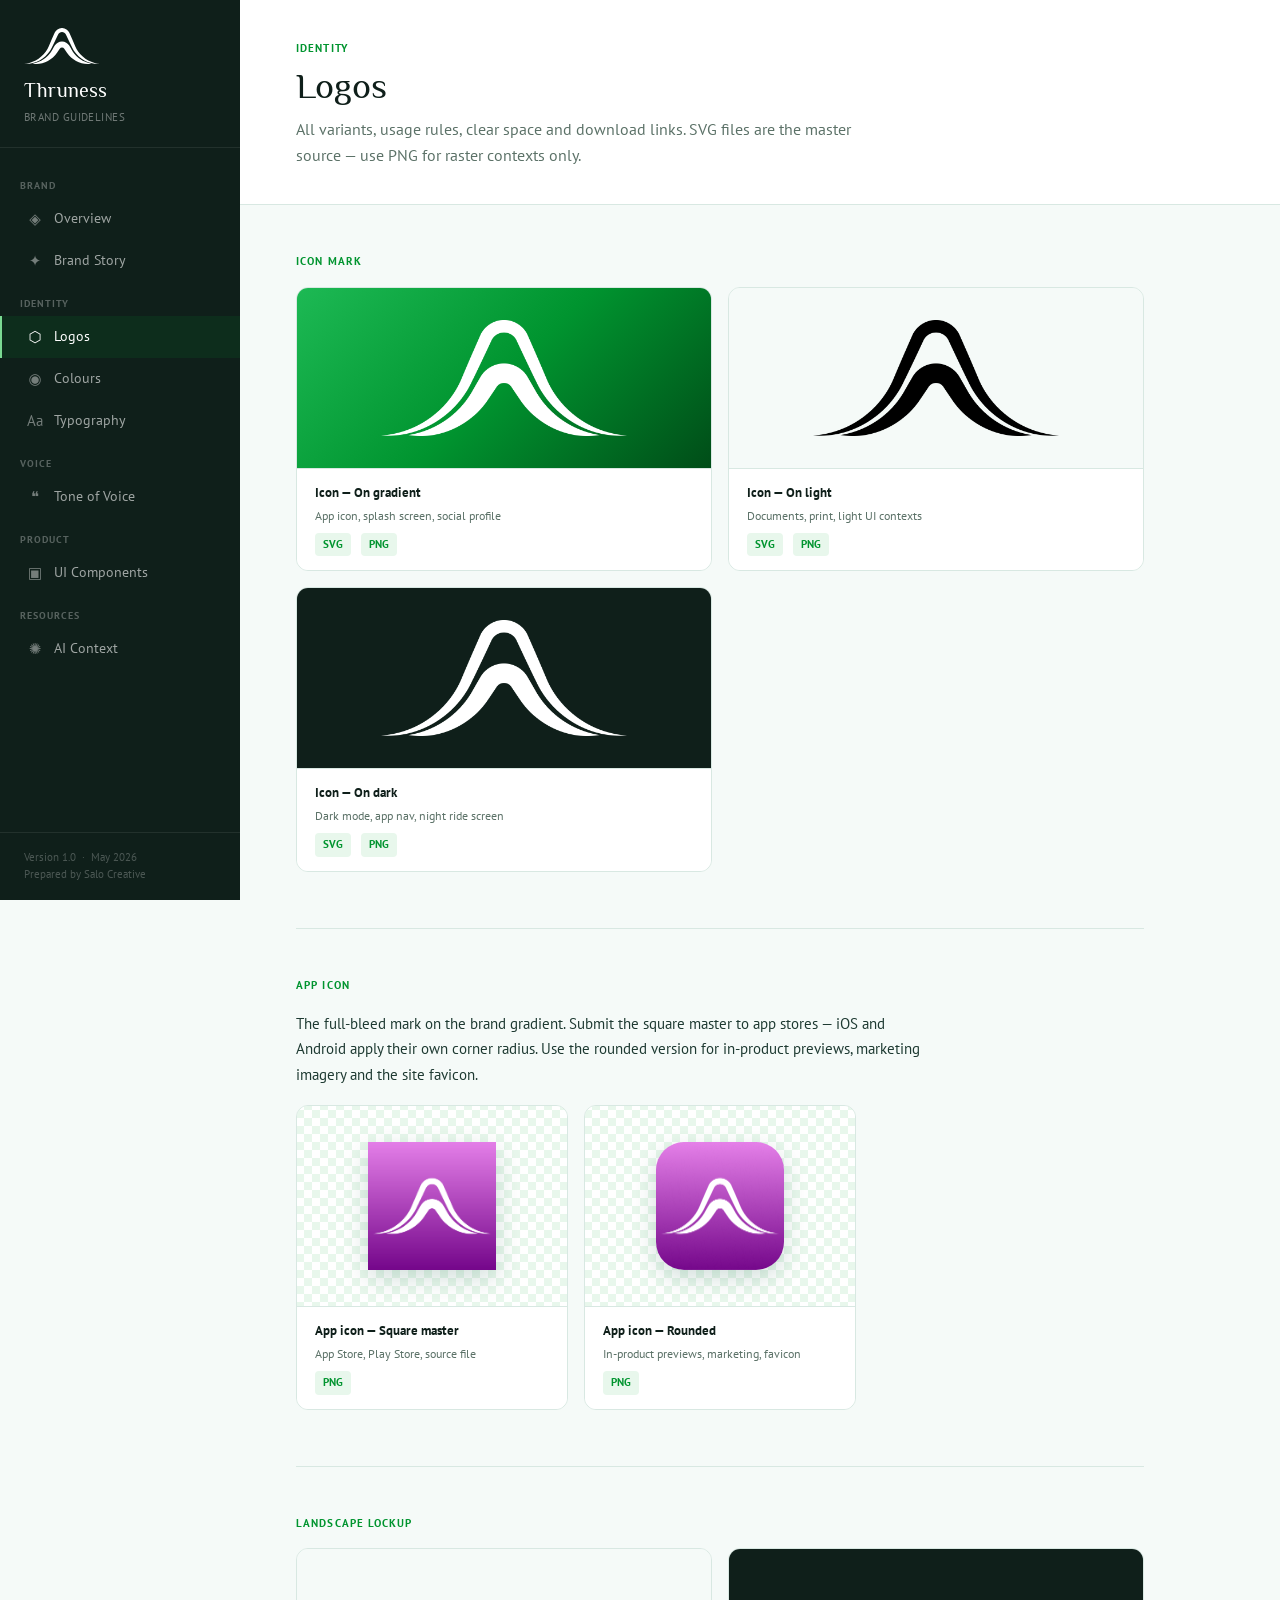
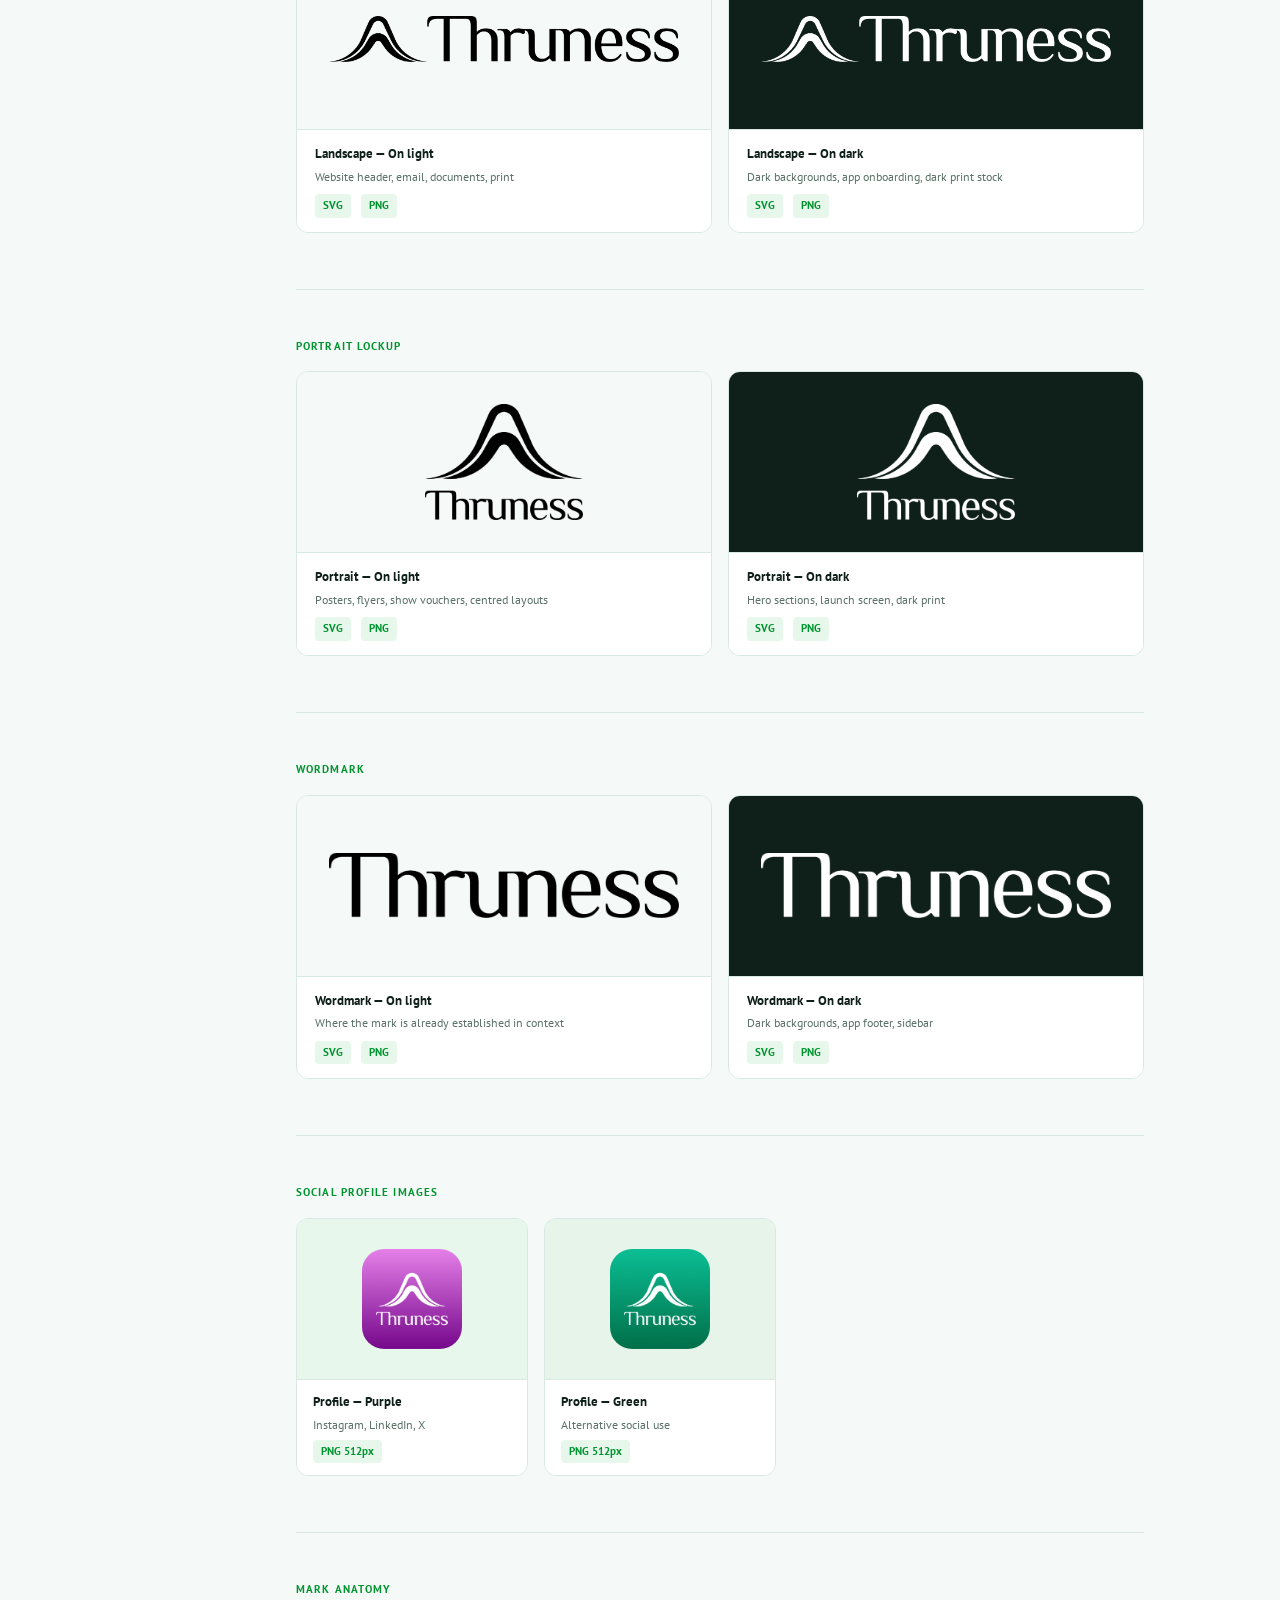
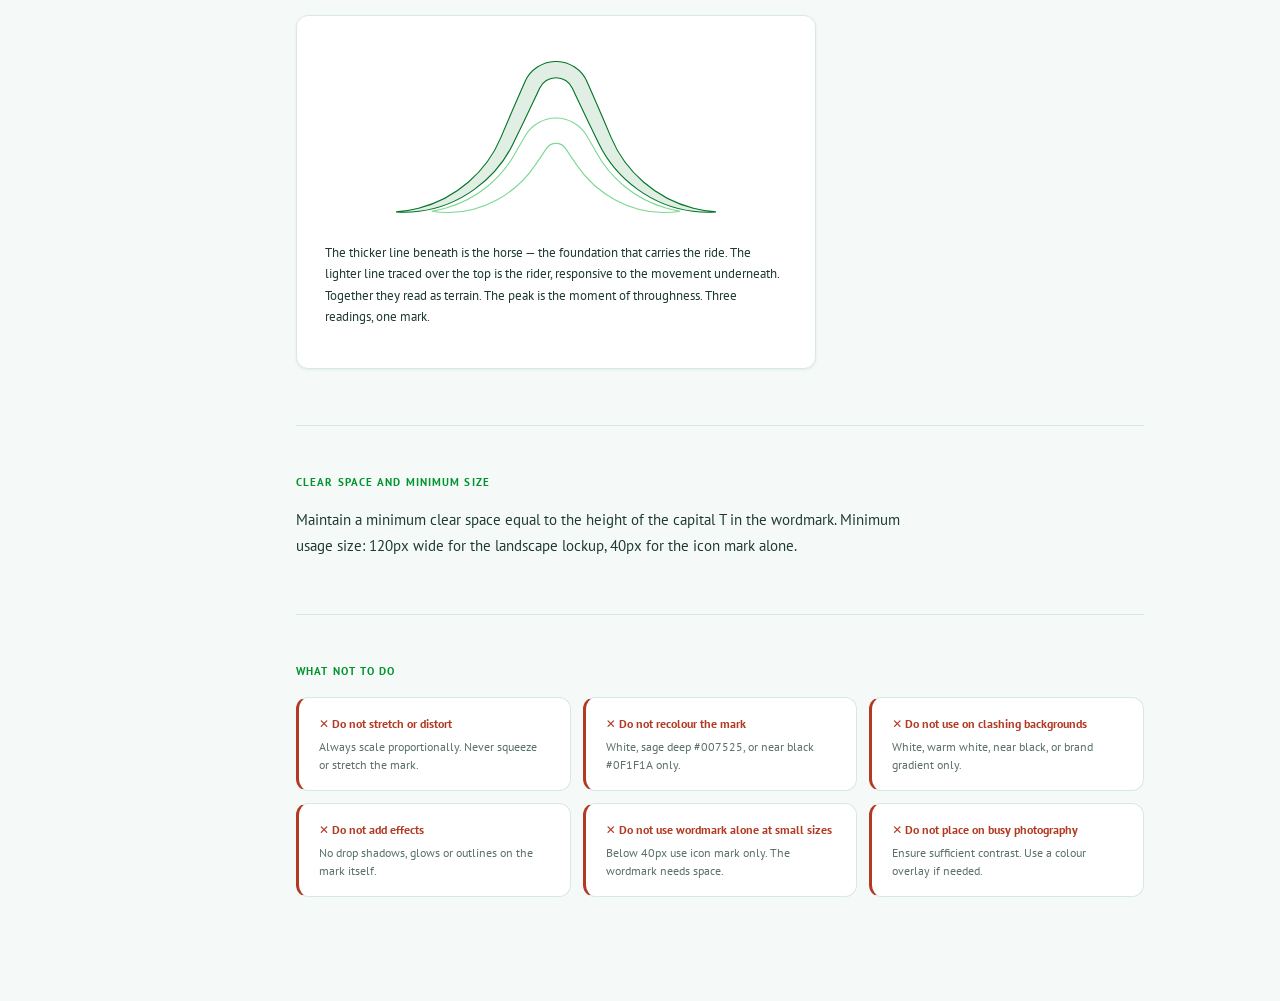
<file: logos.html>
<!DOCTYPE html>
<html lang="en">
<head>
  <meta charset="UTF-8">
  <meta name="viewport" content="width=device-width, initial-scale=1.0">
  <title>Logos — Thruness Brand Guidelines</title>
  <link rel="icon" type="image/png" href="logos/Thruness-Profile-Green.png">
  <link rel="apple-touch-icon" href="logos/Thruness-Profile-Green.png">
  <link rel="stylesheet" href="style.css">
  <style>
    .logo-grid { display: grid; grid-template-columns: repeat(auto-fill, minmax(280px, 1fr)); gap: 16px; }
    .logo-item { border-radius: var(--radius); overflow: hidden; border: 1px solid var(--border); }
    .logo-preview { height: 180px; display: flex; align-items: center; justify-content: center; padding: 32px; }
    .logo-preview img { max-height: 100%; max-width: 100%; object-fit: contain; }
    .logo-info { background: var(--white); padding: 14px 18px; border-top: 1px solid var(--border); }
    .logo-name { font-size: 13px; font-weight: 700; color: var(--near-black); margin-bottom: 2px; }
    .logo-usage { font-size: 12px; color: var(--mid-grey); margin-bottom: 8px; }
    .logo-links { display: flex; gap: 10px; }
    .logo-links a { font-size: 11px; font-weight: 700; color: var(--sage-mid); text-decoration: none; padding: 3px 8px; background: var(--sage-tint); border-radius: 4px; }
    .logo-links a:hover { background: var(--sage-tint-2); }
    .profile-grid { display: grid; grid-template-columns: 1fr 1fr; gap: 16px; max-width: 480px; }
    .profile-item { border-radius: var(--radius); overflow: hidden; border: 1px solid var(--border); }
    .profile-preview { height: 160px; display: flex; align-items: center; justify-content: center; padding: 20px; }
    .profile-preview img { width: 100px; height: 100px; border-radius: 22px; object-fit: cover; }
    .profile-info { background: var(--white); padding: 12px 16px; border-top: 1px solid var(--border); }

    .app-icon-grid { display: grid; grid-template-columns: repeat(auto-fill, minmax(220px, 1fr)); gap: 16px; }
    .app-icon-item { border-radius: var(--radius); overflow: hidden; border: 1px solid var(--border); }
    .app-icon-preview {
      height: 200px;
      display: flex; align-items: center; justify-content: center;
      padding: 24px;
      background: repeating-conic-gradient(#E8F7EC 0% 25%, #FFFFFF 0% 50%) 50% / 16px 16px;
    }
    .app-icon-preview img { width: 128px; height: 128px; object-fit: contain; box-shadow: 0 8px 24px rgba(3,77,58,0.18); }
    .app-icon-preview img.squircle { border-radius: 28px; }
    .app-icon-info { background: var(--white); padding: 14px 18px; border-top: 1px solid var(--border); }
    .dont-grid { display: grid; grid-template-columns: repeat(auto-fill, minmax(220px, 1fr)); gap: 12px; }
    .dont-card { border: 1px solid var(--border); border-left: 3px solid #B33A22; border-radius: var(--radius); padding: 16px 20px; background: var(--white); }
    .dont-title { font-size: 12px; font-weight: 700; color: #B33A22; margin-bottom: 5px; }
    .dont-desc { font-size: 12px; color: var(--mid-grey); line-height: 1.5; }
  </style>
</head>
<body>
  <div id="mobileNavContainer"></div>
  <div class="layout">
    <div class="sidebar" id="sidebar"></div>
    <main class="main">

      <div class="page-header">
        <div class="eyebrow">Identity</div>
        <h1>Logos</h1>
        <p class="intro">All variants, usage rules, clear space and download links. SVG files are the master source — use PNG for raster contexts only.</p>
      </div>

      <div class="content">

        <div class="section">
          <div class="section-label">Icon mark</div>
          <div class="logo-grid">
            <div class="logo-item">
              <div class="logo-preview" style="background: var(--gradient-hero);">
                <img src="logos/Thruness-Icon-Light.png" alt="Thruness icon on gradient">
              </div>
              <div class="logo-info">
                <div class="logo-name">Icon — On gradient</div>
                <div class="logo-usage">App icon, splash screen, social profile</div>
                <div class="logo-links">
                  <a href="logos/Thruness-Icon-Light.svg" download>SVG</a>
                  <a href="logos/Thruness-Icon-Light.png" download>PNG</a>
                </div>
              </div>
            </div>
            <div class="logo-item">
              <div class="logo-preview" style="background: var(--warm-white);">
                <img src="logos/Thruness-Icon-Dark.png" alt="Thruness icon on light">
              </div>
              <div class="logo-info">
                <div class="logo-name">Icon — On light</div>
                <div class="logo-usage">Documents, print, light UI contexts</div>
                <div class="logo-links">
                  <a href="logos/Thruness-Icon-Dark.svg" download>SVG</a>
                  <a href="logos/Thruness-Icon-Dark.png" download>PNG</a>
                </div>
              </div>
            </div>
            <div class="logo-item">
              <div class="logo-preview" style="background: var(--near-black);">
                <img src="logos/Thruness-Icon-Light.png" alt="Thruness icon on dark">
              </div>
              <div class="logo-info">
                <div class="logo-name">Icon — On dark</div>
                <div class="logo-usage">Dark mode, app nav, night ride screen</div>
                <div class="logo-links">
                  <a href="logos/Thruness-Icon-Light.svg" download>SVG</a>
                  <a href="logos/Thruness-Icon-Light.png" download>PNG</a>
                </div>
              </div>
            </div>
          </div>
        </div>

        <hr class="divider">

        <div class="section">
          <div class="section-label">App icon</div>
          <p style="margin-bottom:18px;">The full-bleed mark on the brand gradient. Submit the square master to app stores — iOS and Android apply their own corner radius. Use the rounded version for in-product previews, marketing imagery and the site favicon.</p>
          <div class="app-icon-grid">
            <div class="app-icon-item">
              <div class="app-icon-preview">
                <img src="logos/Thruness-App-Icon.png" alt="Thruness app icon — square master">
              </div>
              <div class="app-icon-info">
                <div class="logo-name">App icon — Square master</div>
                <div class="logo-usage">App Store, Play Store, source file</div>
                <div class="logo-links"><a href="logos/Thruness-App-Icon.png" download>PNG</a></div>
              </div>
            </div>
            <div class="app-icon-item">
              <div class="app-icon-preview">
                <img class="squircle" src="logos/Thruness-App-Icon-Rounded.png" alt="Thruness app icon — rounded">
              </div>
              <div class="app-icon-info">
                <div class="logo-name">App icon — Rounded</div>
                <div class="logo-usage">In-product previews, marketing, favicon</div>
                <div class="logo-links"><a href="logos/Thruness-App-Icon-Rounded.png" download>PNG</a></div>
              </div>
            </div>
          </div>
        </div>

        <hr class="divider">

        <div class="section">
          <div class="section-label">Landscape lockup</div>
          <div class="logo-grid">
            <div class="logo-item">
              <div class="logo-preview" style="background: var(--warm-white);">
                <img src="logos/Thruness-Landscape-Dark.png" alt="Thruness landscape on light">
              </div>
              <div class="logo-info">
                <div class="logo-name">Landscape — On light</div>
                <div class="logo-usage">Website header, email, documents, print</div>
                <div class="logo-links">
                  <a href="logos/Thruness-Landscape-Dark.svg" download>SVG</a>
                  <a href="logos/Thruness-Landscape-Dark.png" download>PNG</a>
                </div>
              </div>
            </div>
            <div class="logo-item">
              <div class="logo-preview" style="background: var(--near-black);">
                <img src="logos/Thruness-Landscape-Light.png" alt="Thruness landscape on dark">
              </div>
              <div class="logo-info">
                <div class="logo-name">Landscape — On dark</div>
                <div class="logo-usage">Dark backgrounds, app onboarding, dark print stock</div>
                <div class="logo-links">
                  <a href="logos/Thruness-Landscape-Light.svg" download>SVG</a>
                  <a href="logos/Thruness-Landscape-Light.png" download>PNG</a>
                </div>
              </div>
            </div>
          </div>
        </div>

        <hr class="divider">

        <div class="section">
          <div class="section-label">Portrait lockup</div>
          <div class="logo-grid">
            <div class="logo-item">
              <div class="logo-preview" style="background: var(--warm-white);">
                <img src="logos/Thruness-Portrait-Dark.png" alt="Thruness portrait on light">
              </div>
              <div class="logo-info">
                <div class="logo-name">Portrait — On light</div>
                <div class="logo-usage">Posters, flyers, show vouchers, centred layouts</div>
                <div class="logo-links">
                  <a href="logos/Thruness-Portrait-Dark.svg" download>SVG</a>
                  <a href="logos/Thruness-Portrait-Dark.png" download>PNG</a>
                </div>
              </div>
            </div>
            <div class="logo-item">
              <div class="logo-preview" style="background: var(--near-black);">
                <img src="logos/Thruness-Portrait-Light.png" alt="Thruness portrait on dark">
              </div>
              <div class="logo-info">
                <div class="logo-name">Portrait — On dark</div>
                <div class="logo-usage">Hero sections, launch screen, dark print</div>
                <div class="logo-links">
                  <a href="logos/Thruness-Portrait-Light.svg" download>SVG</a>
                  <a href="logos/Thruness-Portrait-Light.png" download>PNG</a>
                </div>
              </div>
            </div>
          </div>
        </div>

        <hr class="divider">

        <div class="section">
          <div class="section-label">Wordmark</div>
          <div class="logo-grid">
            <div class="logo-item">
              <div class="logo-preview" style="background: var(--warm-white);">
                <img src="logos/Thruness-Wordmark-Dark.png" alt="Thruness wordmark on light">
              </div>
              <div class="logo-info">
                <div class="logo-name">Wordmark — On light</div>
                <div class="logo-usage">Where the mark is already established in context</div>
                <div class="logo-links">
                  <a href="logos/Thruness-Wordmark-Dark.svg" download>SVG</a>
                  <a href="logos/Thruness-Wordmark-Dark.png" download>PNG</a>
                </div>
              </div>
            </div>
            <div class="logo-item">
              <div class="logo-preview" style="background: var(--near-black);">
                <img src="logos/Thruness-Wordmark-Light.png" alt="Thruness wordmark on dark">
              </div>
              <div class="logo-info">
                <div class="logo-name">Wordmark — On dark</div>
                <div class="logo-usage">Dark backgrounds, app footer, sidebar</div>
                <div class="logo-links">
                  <a href="logos/Thruness-Wordmark-Light.svg" download>SVG</a>
                  <a href="logos/Thruness-Wordmark-Light.png" download>PNG</a>
                </div>
              </div>
            </div>
          </div>
        </div>

        <hr class="divider">

        <div class="section">
          <div class="section-label">Social profile images</div>
          <div class="profile-grid">
            <div class="profile-item">
              <div class="profile-preview" style="background: var(--sage-tint);">
                <img src="logos/Thruness-Profile-Purple.png" alt="Thruness purple profile">
              </div>
              <div class="profile-info">
                <div class="logo-name">Profile — Purple</div>
                <div class="logo-usage" style="margin-bottom:6px;">Instagram, LinkedIn, X</div>
                <div class="logo-links"><a href="logos/Thruness-Profile-Purple.png" download>PNG 512px</a></div>
              </div>
            </div>
            <div class="profile-item">
              <div class="profile-preview" style="background: #e6f4ea;">
                <img src="logos/Thruness-Profile-Green.png" alt="Thruness green profile">
              </div>
              <div class="profile-info">
                <div class="logo-name">Profile — Green</div>
                <div class="logo-usage" style="margin-bottom:6px;">Alternative social use</div>
                <div class="logo-links"><a href="logos/Thruness-Profile-Green.png" download>PNG 512px</a></div>
              </div>
            </div>
          </div>
        </div>

        <hr class="divider">

        <div class="section">
          <div class="section-label">Mark anatomy</div>
          <div class="card" style="max-width: 520px;">
            <div style="display:flex; justify-content:center; padding: 8px 0 20px;">
              <svg width="320" height="170" viewBox="0 0 430 203" fill="none" xmlns="http://www.w3.org/2000/svg">
                <path d="M216.63 0C233.469 0.378693 250.095 11.4649 256.572 26.9746C267.614 51.8867 278.427 76.9067 289.006 102.029C307.866 147.738 349.356 184.408 399.623 197.184C409.508 199.74 419.676 201.406 430 202.135C419.678 202.865 409.234 202.588 398.848 201.273C346.048 195.007 296.079 159.767 272.181 109.679C260.224 85.1834 248.494 60.5843 237 35.8783C233.037 27.1827 224.415 21.8487 215 21.8817C205.585 21.8487 196.963 27.1827 193 35.8783C181.506 60.5843 169.776 85.1835 157.819 109.679C133.921 159.767 83.9525 195.007 31.1525 201.273C20.7661 202.588 10.3222 202.865 0 202.135C10.3237 201.406 20.4924 199.74 30.3767 197.184C80.6439 184.408 122.134 147.738 140.994 102.029C151.573 76.9067 162.386 51.8867 173.428 26.9746C179.905 11.4649 196.531 0.37869 213.37 0H216.63Z" fill="#007525" opacity="0.12"/>
                <path d="M216.63 0C233.469 0.378693 250.095 11.4649 256.572 26.9746C267.614 51.8867 278.427 76.9067 289.006 102.029C307.866 147.738 349.356 184.408 399.623 197.184C409.508 199.74 419.676 201.406 430 202.135C419.678 202.865 409.234 202.588 398.848 201.273C346.048 195.007 296.079 159.767 272.181 109.679C260.224 85.1834 248.494 60.5843 237 35.8783C233.037 27.1827 224.415 21.8487 215 21.8817C205.585 21.8487 196.963 27.1827 193 35.8783C181.506 60.5843 169.776 85.1835 157.819 109.679C133.921 159.767 83.9525 195.007 31.1525 201.273C20.7661 202.588 10.3222 202.865 0 202.135C10.3237 201.406 20.4924 199.74 30.3767 197.184C80.6439 184.408 122.134 147.738 140.994 102.029C151.573 76.9067 162.386 51.8867 173.428 26.9746C179.905 11.4649 196.531 0.37869 213.37 0H216.63Z" stroke="#007525" stroke-width="1.5" fill="none"/>
                <path d="M215 76.0039C231.288 75.7805 247.783 85.1289 255.893 99.1558C260.56 107.082 265.146 115.06 269.648 123.09C288.252 156.881 320.73 184.399 361.578 196.58C368.196 198.558 375.017 200.133 382 201.269C375.017 202.406 367.873 202.992 360.666 202.995C316.199 203.393 269.856 179.452 243.172 139.699C237.954 132.119 232.818 124.487 227.765 116.803C224.727 112.418 220.139 110.13 215 110.099C209.861 110.13 205.273 112.418 202.235 116.803C197.182 124.487 192.046 132.119 186.828 139.699C160.144 179.452 113.801 203.393 69.3339 202.995C62.127 202.992 54.9833 202.406 48 201.269C54.9828 200.133 61.8043 198.558 68.4217 196.58C109.27 184.399 141.748 156.881 160.352 123.09C164.854 115.06 169.44 107.082 174.107 99.1558C182.217 85.1289 198.712 75.7805 215 76.0039Z" stroke="#7AD992" stroke-width="1.5" fill="none"/>
              </svg>
            </div>
            <p style="font-size:13px; max-width:none; line-height:1.65; color:var(--body-text);">The thicker line beneath is the horse — the foundation that carries the ride. The lighter line traced over the top is the rider, responsive to the movement underneath. Together they read as terrain. The peak is the moment of throughness. Three readings, one mark.</p>
          </div>
        </div>

        <hr class="divider">

        <div class="section">
          <div class="section-label">Clear space and minimum size</div>
          <p>Maintain a minimum clear space equal to the height of the capital T in the wordmark. Minimum usage size: 120px wide for the landscape lockup, 40px for the icon mark alone.</p>
        </div>

        <hr class="divider">

        <div class="section">
          <div class="section-label">What not to do</div>
          <div class="dont-grid">
            <div class="dont-card"><div class="dont-title">✕ Do not stretch or distort</div><div class="dont-desc">Always scale proportionally. Never squeeze or stretch the mark.</div></div>
            <div class="dont-card"><div class="dont-title">✕ Do not recolour the mark</div><div class="dont-desc">White, sage deep #007525, or near black #0F1F1A only.</div></div>
            <div class="dont-card"><div class="dont-title">✕ Do not use on clashing backgrounds</div><div class="dont-desc">White, warm white, near black, or brand gradient only.</div></div>
            <div class="dont-card"><div class="dont-title">✕ Do not add effects</div><div class="dont-desc">No drop shadows, glows or outlines on the mark itself.</div></div>
            <div class="dont-card"><div class="dont-title">✕ Do not use wordmark alone at small sizes</div><div class="dont-desc">Below 40px use icon mark only. The wordmark needs space.</div></div>
            <div class="dont-card"><div class="dont-title">✕ Do not place on busy photography</div><div class="dont-desc">Ensure sufficient contrast. Use a colour overlay if needed.</div></div>
          </div>
        </div>

      </div>
    </main>
  </div>
  <script src="nav.js"></script>
</body>
</html>
</file>
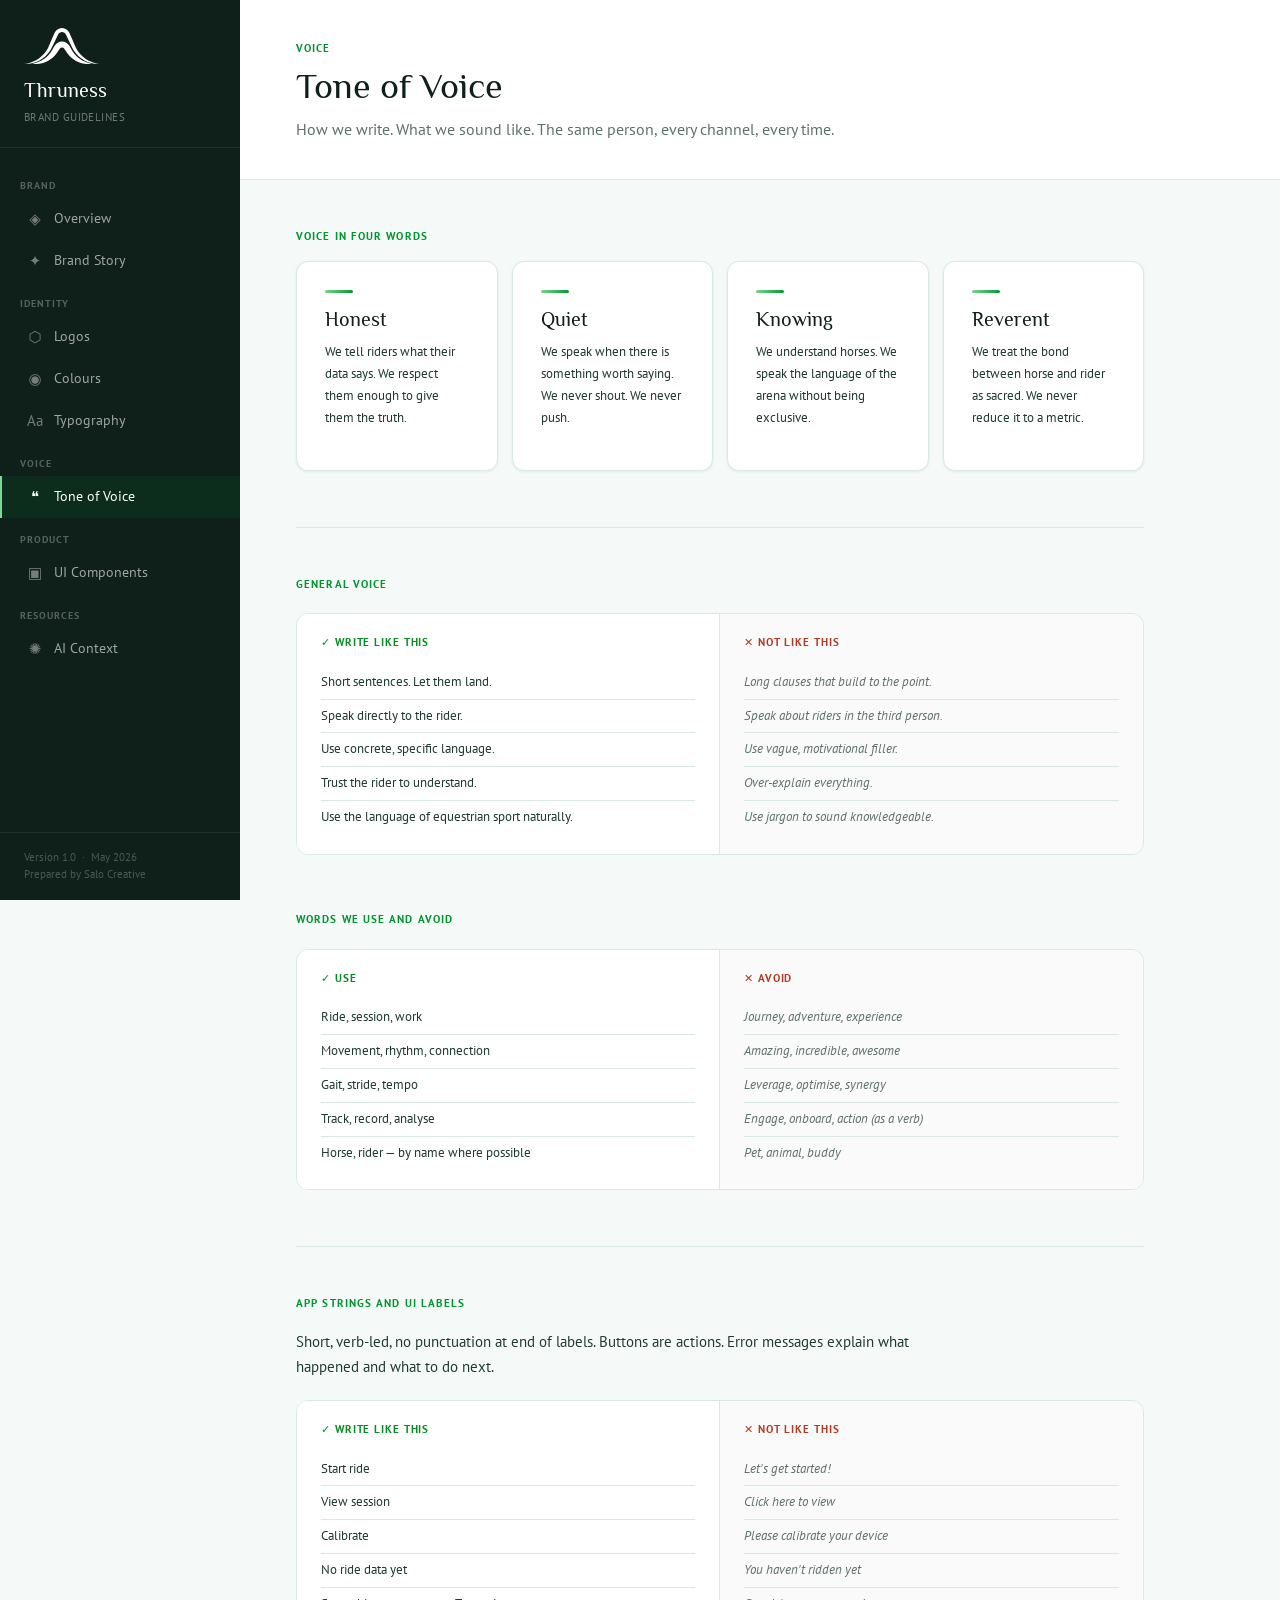
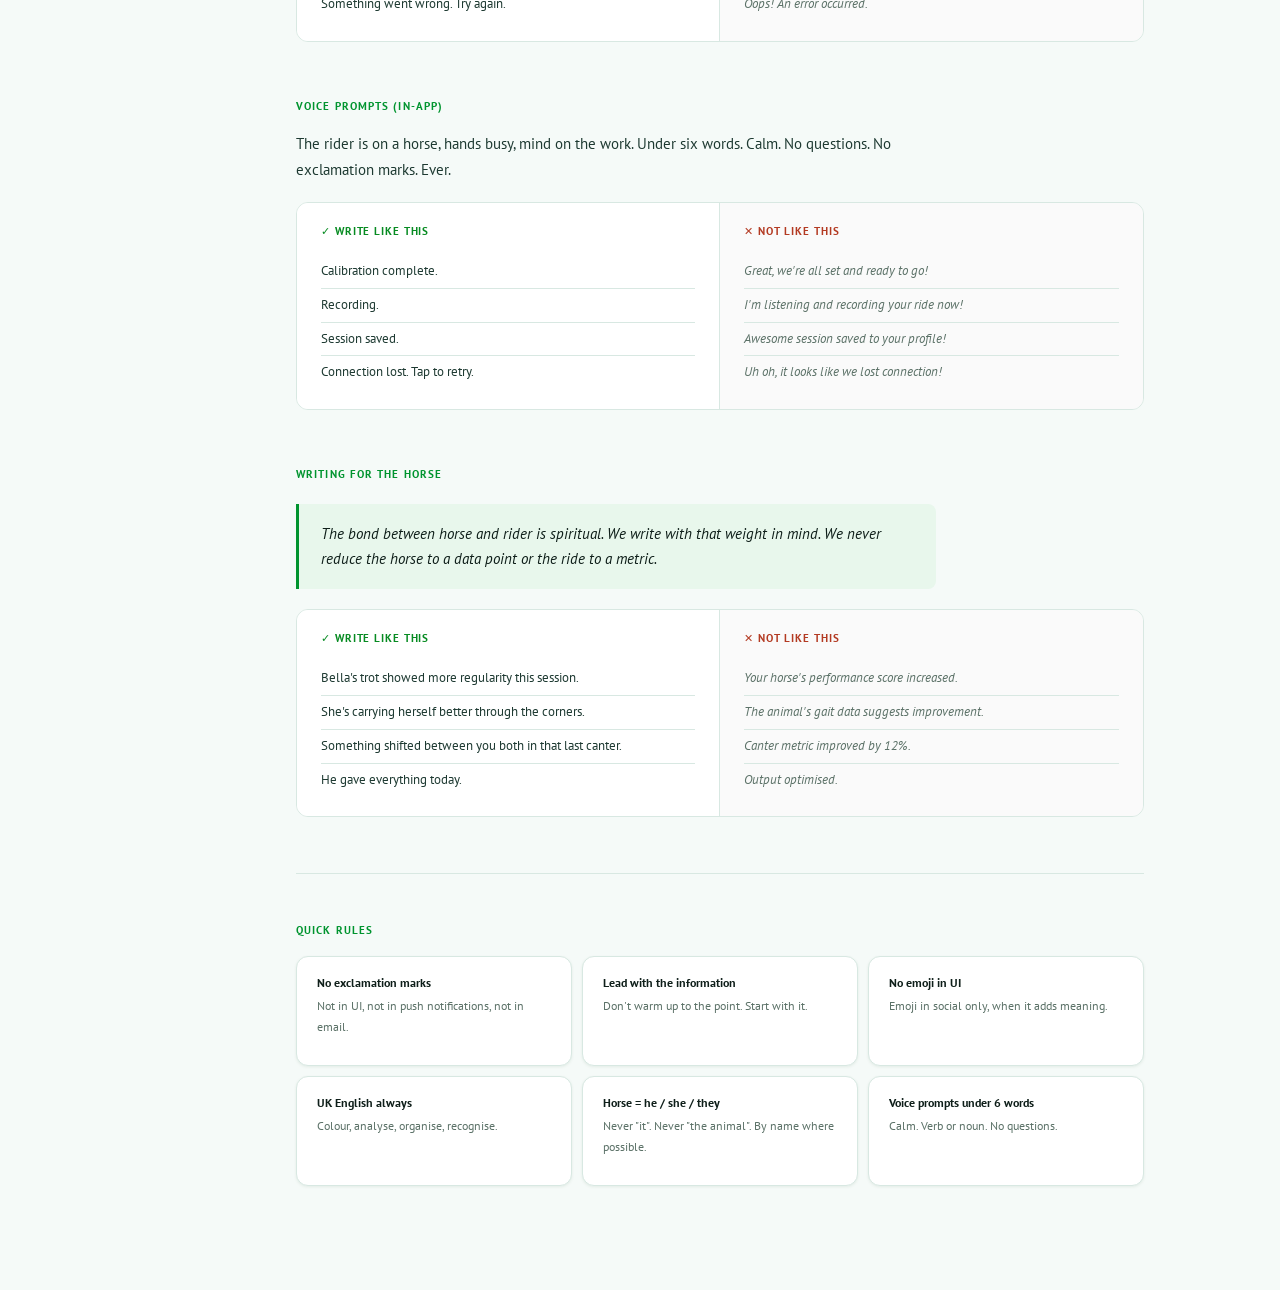
<file: tov.html>
<!DOCTYPE html>
<html lang="en">
<head>
  <meta charset="UTF-8">
  <meta name="viewport" content="width=device-width, initial-scale=1.0">
  <title>Tone of Voice — Thruness Brand Guidelines</title>
  <link rel="icon" type="image/png" href="logos/Thruness-Profile-Green.png">
  <link rel="apple-touch-icon" href="logos/Thruness-Profile-Green.png">
  <link rel="stylesheet" href="style.css">
</head>
<body>
  <div id="mobileNavContainer"></div>
  <div class="layout">
    <div class="sidebar" id="sidebar"></div>
    <main class="main">
      <div class="page-header">
        <div class="eyebrow">Voice</div>
        <h1>Tone of Voice</h1>
        <p class="intro">How we write. What we sound like. The same person, every channel, every time.</p>
      </div>
      <div class="content">

        <div class="section">
          <div class="section-label">Voice in four words</div>
          <div style="display:grid; grid-template-columns: repeat(auto-fill, minmax(200px,1fr)); gap:14px; margin-bottom:8px;">
            <div class="card">
              <div style="width:28px;height:3px;background:var(--gradient-subtle);border-radius:2px;margin-bottom:10px;"></div>
              <div style="font-family:var(--font-display);font-size:20px;font-weight:400;color:var(--near-black);margin-bottom:6px;">Honest</div>
              <p style="font-size:13px;max-width:none;">We tell riders what their data says. We respect them enough to give them the truth.</p>
            </div>
            <div class="card">
              <div style="width:28px;height:3px;background:var(--gradient-subtle);border-radius:2px;margin-bottom:10px;"></div>
              <div style="font-family:var(--font-display);font-size:20px;font-weight:400;color:var(--near-black);margin-bottom:6px;">Quiet</div>
              <p style="font-size:13px;max-width:none;">We speak when there is something worth saying. We never shout. We never push.</p>
            </div>
            <div class="card">
              <div style="width:28px;height:3px;background:var(--gradient-subtle);border-radius:2px;margin-bottom:10px;"></div>
              <div style="font-family:var(--font-display);font-size:20px;font-weight:400;color:var(--near-black);margin-bottom:6px;">Knowing</div>
              <p style="font-size:13px;max-width:none;">We understand horses. We speak the language of the arena without being exclusive.</p>
            </div>
            <div class="card">
              <div style="width:28px;height:3px;background:var(--gradient-subtle);border-radius:2px;margin-bottom:10px;"></div>
              <div style="font-family:var(--font-display);font-size:20px;font-weight:400;color:var(--near-black);margin-bottom:6px;">Reverent</div>
              <p style="font-size:13px;max-width:none;">We treat the bond between horse and rider as sacred. We never reduce it to a metric.</p>
            </div>
          </div>
        </div>

        <hr class="divider">

        <div class="section">
          <div class="section-label">General voice</div>
          <div class="do-dont">
            <div class="do-col">
              <div class="do-col-header">✓ Write like this</div>
              <div class="do-item">Short sentences. Let them land.</div>
              <div class="do-item">Speak directly to the rider.</div>
              <div class="do-item">Use concrete, specific language.</div>
              <div class="do-item">Trust the rider to understand.</div>
              <div class="do-item">Use the language of equestrian sport naturally.</div>
            </div>
            <div class="dont-col">
              <div class="dont-col-header">✕ Not like this</div>
              <div class="dont-item">Long clauses that build to the point.</div>
              <div class="dont-item">Speak about riders in the third person.</div>
              <div class="dont-item">Use vague, motivational filler.</div>
              <div class="dont-item">Over-explain everything.</div>
              <div class="dont-item">Use jargon to sound knowledgeable.</div>
            </div>
          </div>
        </div>

        <div class="section">
          <div class="section-label">Words we use and avoid</div>
          <div class="do-dont">
            <div class="do-col">
              <div class="do-col-header">✓ Use</div>
              <div class="do-item">Ride, session, work</div>
              <div class="do-item">Movement, rhythm, connection</div>
              <div class="do-item">Gait, stride, tempo</div>
              <div class="do-item">Track, record, analyse</div>
              <div class="do-item">Horse, rider — by name where possible</div>
            </div>
            <div class="dont-col">
              <div class="dont-col-header">✕ Avoid</div>
              <div class="dont-item">Journey, adventure, experience</div>
              <div class="dont-item">Amazing, incredible, awesome</div>
              <div class="dont-item">Leverage, optimise, synergy</div>
              <div class="dont-item">Engage, onboard, action (as a verb)</div>
              <div class="dont-item">Pet, animal, buddy</div>
            </div>
          </div>
        </div>

        <hr class="divider">

        <div class="section">
          <div class="section-label">App strings and UI labels</div>
          <p>Short, verb-led, no punctuation at end of labels. Buttons are actions. Error messages explain what happened and what to do next.</p>
          <div class="do-dont">
            <div class="do-col">
              <div class="do-col-header">✓ Write like this</div>
              <div class="do-item">Start ride</div>
              <div class="do-item">View session</div>
              <div class="do-item">Calibrate</div>
              <div class="do-item">No ride data yet</div>
              <div class="do-item">Something went wrong. Try again.</div>
            </div>
            <div class="dont-col">
              <div class="dont-col-header">✕ Not like this</div>
              <div class="dont-item">Let's get started!</div>
              <div class="dont-item">Click here to view</div>
              <div class="dont-item">Please calibrate your device</div>
              <div class="dont-item">You haven't ridden yet</div>
              <div class="dont-item">Oops! An error occurred.</div>
            </div>
          </div>
        </div>

        <div class="section">
          <div class="section-label">Voice prompts (in-app)</div>
          <p>The rider is on a horse, hands busy, mind on the work. Under six words. Calm. No questions. No exclamation marks. Ever.</p>
          <div class="do-dont">
            <div class="do-col">
              <div class="do-col-header">✓ Write like this</div>
              <div class="do-item">Calibration complete.</div>
              <div class="do-item">Recording.</div>
              <div class="do-item">Session saved.</div>
              <div class="do-item">Connection lost. Tap to retry.</div>
            </div>
            <div class="dont-col">
              <div class="dont-col-header">✕ Not like this</div>
              <div class="dont-item">Great, we're all set and ready to go!</div>
              <div class="dont-item">I'm listening and recording your ride now!</div>
              <div class="dont-item">Awesome session saved to your profile!</div>
              <div class="dont-item">Uh oh, it looks like we lost connection!</div>
            </div>
          </div>
        </div>

        <div class="section">
          <div class="section-label">Writing for the horse</div>
          <div class="callout">The bond between horse and rider is spiritual. We write with that weight in mind. We never reduce the horse to a data point or the ride to a metric.</div>
          <div class="do-dont">
            <div class="do-col">
              <div class="do-col-header">✓ Write like this</div>
              <div class="do-item">Bella's trot showed more regularity this session.</div>
              <div class="do-item">She's carrying herself better through the corners.</div>
              <div class="do-item">Something shifted between you both in that last canter.</div>
              <div class="do-item">He gave everything today.</div>
            </div>
            <div class="dont-col">
              <div class="dont-col-header">✕ Not like this</div>
              <div class="dont-item">Your horse's performance score increased.</div>
              <div class="dont-item">The animal's gait data suggests improvement.</div>
              <div class="dont-item">Canter metric improved by 12%.</div>
              <div class="dont-item">Output optimised.</div>
            </div>
          </div>
        </div>

        <hr class="divider">

        <div class="section">
          <div class="section-label">Quick rules</div>
          <div style="display:grid; grid-template-columns: repeat(auto-fill, minmax(240px,1fr)); gap:10px;">
            <div class="card" style="padding:16px 20px;">
              <div style="font-size:12px;font-weight:700;color:var(--near-black);margin-bottom:4px;">No exclamation marks</div>
              <p style="font-size:12px;max-width:none;color:var(--mid-grey);">Not in UI, not in push notifications, not in email.</p>
            </div>
            <div class="card" style="padding:16px 20px;">
              <div style="font-size:12px;font-weight:700;color:var(--near-black);margin-bottom:4px;">Lead with the information</div>
              <p style="font-size:12px;max-width:none;color:var(--mid-grey);">Don't warm up to the point. Start with it.</p>
            </div>
            <div class="card" style="padding:16px 20px;">
              <div style="font-size:12px;font-weight:700;color:var(--near-black);margin-bottom:4px;">No emoji in UI</div>
              <p style="font-size:12px;max-width:none;color:var(--mid-grey);">Emoji in social only, when it adds meaning.</p>
            </div>
            <div class="card" style="padding:16px 20px;">
              <div style="font-size:12px;font-weight:700;color:var(--near-black);margin-bottom:4px;">UK English always</div>
              <p style="font-size:12px;max-width:none;color:var(--mid-grey);">Colour, analyse, organise, recognise.</p>
            </div>
            <div class="card" style="padding:16px 20px;">
              <div style="font-size:12px;font-weight:700;color:var(--near-black);margin-bottom:4px;">Horse = he / she / they</div>
              <p style="font-size:12px;max-width:none;color:var(--mid-grey);">Never "it". Never "the animal". By name where possible.</p>
            </div>
            <div class="card" style="padding:16px 20px;">
              <div style="font-size:12px;font-weight:700;color:var(--near-black);margin-bottom:4px;">Voice prompts under 6 words</div>
              <p style="font-size:12px;max-width:none;color:var(--mid-grey);">Calm. Verb or noun. No questions.</p>
            </div>
          </div>
        </div>

      </div>
    </main>
  </div>
  <script src="nav.js"></script>
</body>
</html>
</file>
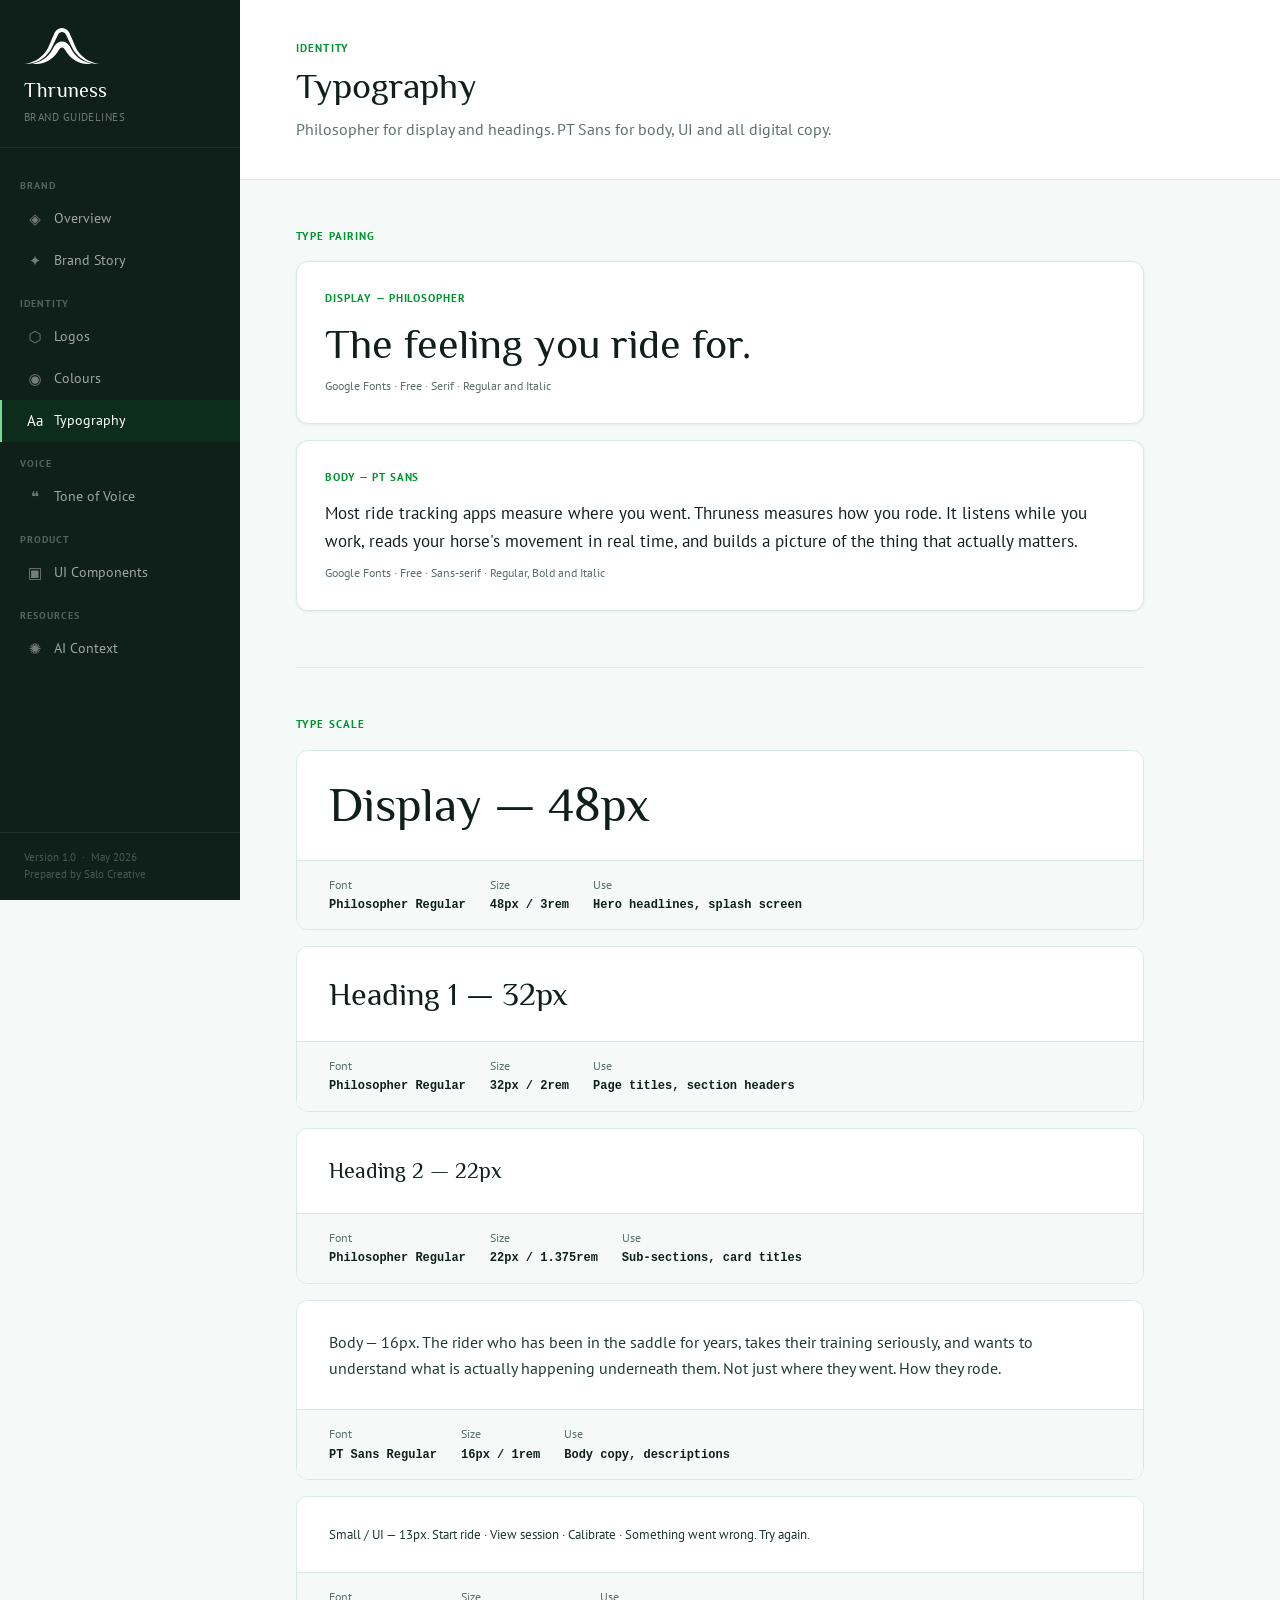
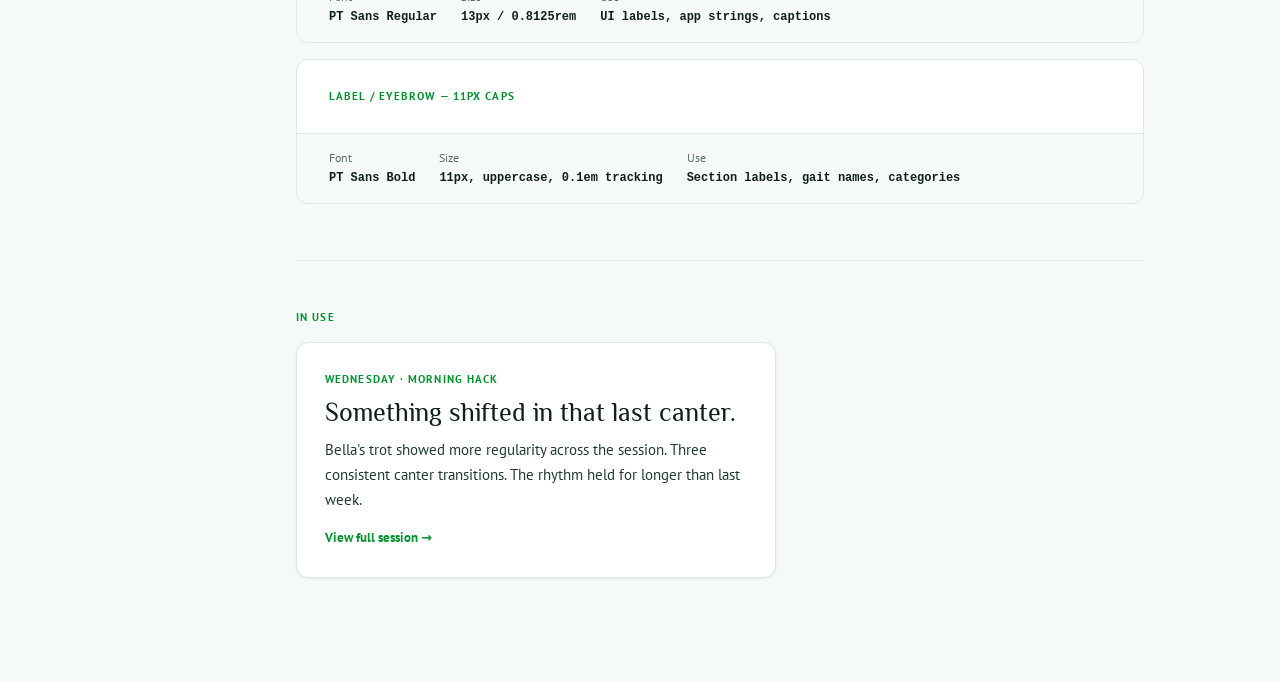
<file: typography.html>
<!DOCTYPE html>
<html lang="en">
<head>
  <meta charset="UTF-8">
  <meta name="viewport" content="width=device-width, initial-scale=1.0">
  <title>Typography — Thruness Brand Guidelines</title>
  <link rel="icon" type="image/png" href="logos/Thruness-Profile-Green.png">
  <link rel="apple-touch-icon" href="logos/Thruness-Profile-Green.png">
  <link rel="stylesheet" href="style.css">
</head>
<body>
  <div id="mobileNavContainer"></div>
  <div class="layout">
    <div class="sidebar" id="sidebar"></div>
    <main class="main">
      <div class="page-header">
        <div class="eyebrow">Identity</div>
        <h1>Typography</h1>
        <p class="intro">Philosopher for display and headings. PT Sans for body, UI and all digital copy.</p>
      </div>
      <div class="content">

        <div class="section">
          <div class="section-label">Type pairing</div>
          <div class="card" style="margin-bottom:16px;">
            <div style="font-size:11px; font-weight:700; text-transform:uppercase; letter-spacing:0.08em; color:var(--sage-mid); margin-bottom:12px;">Display — Philosopher</div>
            <div style="font-family:var(--font-display); font-size:42px; color:var(--near-black); line-height:1.15; margin-bottom:8px;">The feeling you ride for.</div>
            <div style="font-size:12px; color:var(--mid-grey);">Google Fonts · Free · Serif · Regular and Italic</div>
          </div>
          <div class="card">
            <div style="font-size:11px; font-weight:700; text-transform:uppercase; letter-spacing:0.08em; color:var(--sage-mid); margin-bottom:12px;">Body — PT Sans</div>
            <div style="font-family:var(--font-body); font-size:17px; color:var(--near-black); line-height:1.65; margin-bottom:8px;">Most ride tracking apps measure where you went. Thruness measures how you rode. It listens while you work, reads your horse's movement in real time, and builds a picture of the thing that actually matters.</div>
            <div style="font-size:12px; color:var(--mid-grey);">Google Fonts · Free · Sans-serif · Regular, Bold and Italic</div>
          </div>
        </div>

        <hr class="divider">

        <div class="section">
          <div class="section-label">Type scale</div>

          <div class="type-specimen">
            <div class="type-preview">
              <div style="font-family:var(--font-display); font-size:48px; color:var(--near-black); line-height:1.1;">Display — 48px</div>
            </div>
            <div class="type-meta">
              <div class="type-meta-item"><div class="type-meta-label">Font</div><div class="type-meta-value">Philosopher Regular</div></div>
              <div class="type-meta-item"><div class="type-meta-label">Size</div><div class="type-meta-value">48px / 3rem</div></div>
              <div class="type-meta-item"><div class="type-meta-label">Use</div><div class="type-meta-value">Hero headlines, splash screen</div></div>
            </div>
          </div>

          <div class="type-specimen">
            <div class="type-preview">
              <div style="font-family:var(--font-display); font-size:32px; color:var(--near-black); line-height:1.2;">Heading 1 — 32px</div>
            </div>
            <div class="type-meta">
              <div class="type-meta-item"><div class="type-meta-label">Font</div><div class="type-meta-value">Philosopher Regular</div></div>
              <div class="type-meta-item"><div class="type-meta-label">Size</div><div class="type-meta-value">32px / 2rem</div></div>
              <div class="type-meta-item"><div class="type-meta-label">Use</div><div class="type-meta-value">Page titles, section headers</div></div>
            </div>
          </div>

          <div class="type-specimen">
            <div class="type-preview">
              <div style="font-family:var(--font-display); font-size:22px; color:var(--near-black); line-height:1.3;">Heading 2 — 22px</div>
            </div>
            <div class="type-meta">
              <div class="type-meta-item"><div class="type-meta-label">Font</div><div class="type-meta-value">Philosopher Regular</div></div>
              <div class="type-meta-item"><div class="type-meta-label">Size</div><div class="type-meta-value">22px / 1.375rem</div></div>
              <div class="type-meta-item"><div class="type-meta-label">Use</div><div class="type-meta-value">Sub-sections, card titles</div></div>
            </div>
          </div>

          <div class="type-specimen">
            <div class="type-preview">
              <div style="font-family:var(--font-body); font-size:16px; color:var(--body-text); line-height:1.65;">Body — 16px. The rider who has been in the saddle for years, takes their training seriously, and wants to understand what is actually happening underneath them. Not just where they went. How they rode.</div>
            </div>
            <div class="type-meta">
              <div class="type-meta-item"><div class="type-meta-label">Font</div><div class="type-meta-value">PT Sans Regular</div></div>
              <div class="type-meta-item"><div class="type-meta-label">Size</div><div class="type-meta-value">16px / 1rem</div></div>
              <div class="type-meta-item"><div class="type-meta-label">Use</div><div class="type-meta-value">Body copy, descriptions</div></div>
            </div>
          </div>

          <div class="type-specimen">
            <div class="type-preview">
              <div style="font-family:var(--font-body); font-size:13px; color:var(--body-text); line-height:1.5;">Small / UI — 13px. Start ride · View session · Calibrate · Something went wrong. Try again.</div>
            </div>
            <div class="type-meta">
              <div class="type-meta-item"><div class="type-meta-label">Font</div><div class="type-meta-value">PT Sans Regular</div></div>
              <div class="type-meta-item"><div class="type-meta-label">Size</div><div class="type-meta-value">13px / 0.8125rem</div></div>
              <div class="type-meta-item"><div class="type-meta-label">Use</div><div class="type-meta-value">UI labels, app strings, captions</div></div>
            </div>
          </div>

          <div class="type-specimen">
            <div class="type-preview">
              <div style="font-family:var(--font-body); font-size:11px; font-weight:700; text-transform:uppercase; letter-spacing:0.1em; color:var(--sage-mid);">Label / Eyebrow — 11px caps</div>
            </div>
            <div class="type-meta">
              <div class="type-meta-item"><div class="type-meta-label">Font</div><div class="type-meta-value">PT Sans Bold</div></div>
              <div class="type-meta-item"><div class="type-meta-label">Size</div><div class="type-meta-value">11px, uppercase, 0.1em tracking</div></div>
              <div class="type-meta-item"><div class="type-meta-label">Use</div><div class="type-meta-value">Section labels, gait names, categories</div></div>
            </div>
          </div>
        </div>

        <hr class="divider">

        <div class="section">
          <div class="section-label">In use</div>
          <div class="card" style="max-width: 480px;">
            <div style="font-size:11px; font-weight:700; text-transform:uppercase; letter-spacing:0.1em; color:var(--sage-mid); margin-bottom:8px;">Wednesday · Morning hack</div>
            <div style="font-family:var(--font-display); font-size:26px; color:var(--near-black); margin-bottom:10px; line-height:1.2;">Something shifted in that last canter.</div>
            <div style="font-size:15px; color:var(--body-text); line-height:1.65; margin-bottom:16px;">Bella's trot showed more regularity across the session. Three consistent canter transitions. The rhythm held for longer than last week.</div>
            <div style="font-size:13px; color:var(--sage-mid); font-weight:700;">View full session →</div>
          </div>
        </div>

      </div>
    </main>
  </div>
  <script src="nav.js"></script>
</body>
</html>
</file>
<file: style.css>
@import url('https://fonts.googleapis.com/css2?family=Philosopher:ital,wght@0,400;1,400&family=PT+Sans:ital,wght@0,400;0,700;1,400&display=swap');

:root {
  /* Primary — Green */
  --sage-primary: #00942F;
  --sage-bright: #1DB954;
  --sage-mid: #00942F;
  --sage-deep: #007525;
  --sage-forest: #004D18;
  --sage-light: #7AD992;
  --sage-tint: #E8F7EC;
  --sage-tint-2: #C8EDD4;
  /* Secondary — Purple (use sparingly) */
  --purple-deep: #4A2080;
  --purple-mid: #6B4A9A;
  --purple-light: #9B7FC0;
  --purple-tint: #F0EAF8;
  --purple-tint-2: #E8DDF5;
  /* Neutrals — green-tinted */
  --near-black: #0F1F1A;
  --body-text: #1E3A32;
  --mid-grey: #5C7268;
  --warm-white: #F5FAF8;
  --white: #FFFFFF;
  --border: #D8E8E2;
  /* Gradients */
  --gradient-hero: linear-gradient(135deg, #1DB954 0%, #00942F 50%, #004D18 100%);
  --gradient-subtle: linear-gradient(135deg, #7AD992 0%, #00942F 100%);
  --gradient-night: linear-gradient(135deg, #1A3D22 0%, #0A1F10 100%);
  /* Gait colours — distinct hues for clear UI differentiation */
  --gait-halt-light: #D4DBD8;
  --gait-halt: #9BA8A4;
  --gait-halt-dark: #6E7A76;
  --gait-walk-light: #B8D9EC;
  --gait-walk: #5A9FC8;
  --gait-walk-dark: #3A7FA8;
  --gait-trot-light: #9FDEB3;
  --gait-trot: #00942F;
  --gait-trot-dark: #007525;
  --gait-canter-light: #F0D4A8;
  --gait-canter: #D4923A;
  --gait-canter-dark: #9E6218;
  --gait-gallop-light: #D4C8E8;
  --gait-gallop: #6B4A9A;
  --gait-gallop-dark: #4A2080;
  --shadow-sm: 0 1px 3px rgba(0,77,24,0.08);
  --shadow-md: 0 4px 16px rgba(0,77,24,0.12);
  --shadow-lg: 0 8px 32px rgba(0,77,24,0.16);
  --radius: 12px;
  --radius-sm: 8px;
  --sidebar-width: 240px;
  --font-display: 'Philosopher', Georgia, serif;
  --font-body: 'PT Sans', system-ui, sans-serif;
}

*, *::before, *::after { box-sizing: border-box; margin: 0; padding: 0; }

html { font-size: 16px; scroll-behavior: smooth; }

body {
  font-family: var(--font-body);
  background: var(--warm-white);
  color: var(--body-text);
  line-height: 1.6;
  min-height: 100vh;
}

/* ── LAYOUT ── */
.layout { display: flex; min-height: 100vh; }

.sidebar {
  width: var(--sidebar-width);
  background: var(--near-black);
  position: fixed;
  top: 0; left: 0;
  height: 100vh;
  overflow-y: auto;
  z-index: 100;
  display: flex;
  flex-direction: column;
  transition: transform 0.3s ease;
}

.sidebar-logo {
  padding: 28px 24px 20px;
  border-bottom: 1px solid rgba(255,255,255,0.08);
}

.sidebar-logo .mark {
  display: block;
  margin-bottom: 10px;
}

.sidebar-logo .wordmark {
  font-family: var(--font-display);
  font-size: 20px;
  color: var(--white);
  letter-spacing: 0.01em;
}

.sidebar-logo .tagline {
  font-size: 11px;
  color: rgba(255,255,255,0.4);
  margin-top: 3px;
  letter-spacing: 0.04em;
  text-transform: uppercase;
}

nav { padding: 16px 0; flex: 1; }

.nav-section {
  padding: 6px 20px 4px;
  font-size: 10px;
  font-weight: 700;
  color: rgba(255,255,255,0.3);
  text-transform: uppercase;
  letter-spacing: 0.1em;
  margin-top: 8px;
}

nav a {
  display: flex;
  align-items: center;
  gap: 10px;
  padding: 9px 24px;
  color: rgba(255,255,255,0.6);
  text-decoration: none;
  font-size: 14px;
  font-family: var(--font-body);
  transition: all 0.15s;
  border-left: 2px solid transparent;
}

nav a:hover {
  color: var(--white);
  background: rgba(255,255,255,0.06);
}

nav a.active {
  color: var(--white);
  border-left-color: var(--sage-light);
  background: rgba(0,148,47,0.12);
}

nav a .icon { opacity: 0.7; font-size: 15px; width: 18px; text-align: center; }
nav a.active .icon { opacity: 1; }

.sidebar-footer {
  padding: 16px 24px;
  border-top: 1px solid rgba(255,255,255,0.08);
  font-size: 11px;
  color: rgba(255,255,255,0.25);
}

.main {
  margin-left: var(--sidebar-width);
  flex: 1;
  min-height: 100vh;
}

.page-header {
  background: var(--white);
  border-bottom: 1px solid var(--border);
  padding: 40px 56px 36px;
}

.page-header .eyebrow {
  font-size: 11px;
  font-weight: 700;
  text-transform: uppercase;
  letter-spacing: 0.1em;
  color: var(--sage-mid);
  margin-bottom: 8px;
}

.page-header h1 {
  font-family: var(--font-display);
  font-size: 36px;
  color: var(--near-black);
  font-weight: 400;
  line-height: 1.15;
  margin-bottom: 10px;
}

.page-header .intro {
  font-size: 16px;
  color: var(--mid-grey);
  max-width: 560px;
  line-height: 1.6;
}

.content { padding: 48px 56px; max-width: 960px; }

/* ── SECTIONS ── */
.section { margin-bottom: 56px; }

.section-label {
  font-size: 11px;
  font-weight: 700;
  text-transform: uppercase;
  letter-spacing: 0.1em;
  color: var(--sage-mid);
  margin-bottom: 16px;
}

.section h2 {
  font-family: var(--font-display);
  font-size: 24px;
  color: var(--near-black);
  margin-bottom: 12px;
  font-weight: 400;
}

.section p {
  font-size: 15px;
  line-height: 1.7;
  color: var(--body-text);
  margin-bottom: 12px;
  max-width: 640px;
}

.divider {
  border: none;
  border-top: 1px solid var(--border);
  margin: 48px 0;
}

/* ── CARDS ── */
.card {
  background: var(--white);
  border: 1px solid var(--border);
  border-radius: var(--radius);
  padding: 28px;
  box-shadow: var(--shadow-sm);
}

.card-grid {
  display: grid;
  grid-template-columns: repeat(auto-fill, minmax(280px, 1fr));
  gap: 16px;
}

/* ── CALLOUT ── */
.callout {
  background: var(--sage-tint);
  border-left: 3px solid var(--sage-mid);
  border-radius: 0 var(--radius-sm) var(--radius-sm) 0;
  padding: 18px 22px;
  font-size: 15px;
  font-style: italic;
  color: var(--near-black);
  line-height: 1.65;
  margin: 20px 0;
  max-width: 640px;
}

/* ── COLOUR SWATCHES ── */
.swatch-grid {
  display: flex;
  gap: 12px;
  flex-wrap: wrap;
}

.swatch-item {
  display: flex;
  flex-direction: column;
  gap: 6px;
  min-width: 100px;
}

.swatch-block {
  height: 72px;
  border-radius: var(--radius-sm);
  border: 1px solid rgba(0,0,0,0.06);
}

.swatch-name { font-size: 12px; font-weight: 700; color: var(--near-black); }
.swatch-hex { font-size: 11px; color: var(--mid-grey); font-family: monospace; }
.swatch-usage { font-size: 11px; color: var(--mid-grey); line-height: 1.4; }

/* ── GRADIENT SWATCHES ── */
.gradient-grid { display: grid; grid-template-columns: 1fr 1fr; gap: 16px; }

.gradient-item {
  border-radius: var(--radius);
  overflow: hidden;
  border: 1px solid var(--border);
}

.gradient-preview { height: 100px; }

.gradient-info {
  background: var(--white);
  padding: 14px 16px;
}

.gradient-name { font-size: 13px; font-weight: 700; color: var(--near-black); margin-bottom: 3px; }
.gradient-values { font-size: 11px; color: var(--mid-grey); font-family: monospace; line-height: 1.6; }

/* ── LOGO DISPLAY ── */
.logo-grid { display: grid; grid-template-columns: repeat(auto-fill, minmax(260px, 1fr)); gap: 16px; }

.logo-item {
  border-radius: var(--radius);
  overflow: hidden;
  border: 1px solid var(--border);
}

.logo-preview {
  height: 160px;
  display: flex;
  align-items: center;
  justify-content: center;
  padding: 32px;
}

.logo-info {
  background: var(--white);
  padding: 14px 18px;
  border-top: 1px solid var(--border);
}

.logo-name { font-size: 13px; font-weight: 700; color: var(--near-black); margin-bottom: 2px; }
.logo-usage { font-size: 12px; color: var(--mid-grey); }

/* ── TYPOGRAPHY SPECIMENS ── */
.type-specimen {
  border: 1px solid var(--border);
  border-radius: var(--radius);
  overflow: hidden;
  margin-bottom: 16px;
}

.type-preview {
  background: var(--white);
  padding: 28px 32px;
  border-bottom: 1px solid var(--border);
}

.type-meta {
  display: flex;
  gap: 24px;
  padding: 14px 32px;
  background: var(--warm-white);
}

.type-meta-item { font-size: 12px; }
.type-meta-label { color: var(--mid-grey); margin-bottom: 2px; }
.type-meta-value { color: var(--near-black); font-weight: 700; font-family: monospace; }

/* ── DO / DON'T ── */
.do-dont { display: grid; grid-template-columns: 1fr 1fr; gap: 0; border: 1px solid var(--border); border-radius: var(--radius); overflow: hidden; margin: 20px 0; }

.do-col, .dont-col { padding: 20px 24px; }

.do-col { background: var(--white); border-right: 1px solid var(--border); }
.dont-col { background: #FAFAFA; }

.do-col-header {
  font-size: 11px; font-weight: 700; text-transform: uppercase; letter-spacing: 0.08em;
  color: #078B22; margin-bottom: 14px; display: flex; align-items: center; gap: 6px;
}

.dont-col-header {
  font-size: 11px; font-weight: 700; text-transform: uppercase; letter-spacing: 0.08em;
  color: #B33A22; margin-bottom: 14px; display: flex; align-items: center; gap: 6px;
}

.do-item, .dont-item {
  font-size: 13px;
  padding: 7px 0;
  border-bottom: 1px solid var(--border);
  line-height: 1.45;
}

.do-item:last-child, .dont-item:last-child { border-bottom: none; }
.dont-item { color: var(--mid-grey); font-style: italic; }

/* ── UI COMPONENTS ── */
.component-row { display: flex; gap: 12px; flex-wrap: wrap; align-items: center; margin: 16px 0; }

.btn {
  display: inline-flex; align-items: center; gap: 8px;
  padding: 10px 22px; border-radius: 999px;
  font-family: var(--font-body); font-size: 14px; font-weight: 700;
  cursor: pointer; border: none; transition: all 0.15s;
  text-decoration: none;
}
.btn svg { width: 16px; height: 16px; stroke-width: 2; flex-shrink: 0; }

.btn-primary { background: var(--sage-deep); color: var(--white); }
.btn-primary:hover { background: var(--sage-mid); }
.btn-secondary { background: transparent; color: var(--sage-deep); border: 1.5px solid var(--sage-deep); }
.btn-secondary:hover { background: var(--sage-tint); }
.btn-ghost { background: transparent; color: var(--mid-grey); border: 1px solid var(--border); }
.btn-ghost:hover { border-color: var(--sage-light); color: var(--sage-mid); }

.badge {
  display: inline-block; padding: 3px 10px; border-radius: 20px;
  font-size: 11px; font-weight: 700;
}

.badge-sage { background: var(--sage-tint-2); color: var(--sage-forest); }
.badge-purple { background: var(--purple-tint-2); color: var(--purple-deep); }
.badge-green { background: #E6F4EA; color: #1b5e20; }
.badge-amber { background: #FFF3CD; color: #7a4a00; }

/* ── GAIT BAR ── */
.gait-bar { display: flex; border-radius: 6px; overflow: hidden; height: 10px; margin: 8px 0; }
.gait-seg { height: 100%; }

.app-screenshot-wrap {
  border: 1px solid var(--border);
  border-radius: var(--radius);
  overflow: hidden;
  background: var(--white);
  box-shadow: var(--shadow-md);
}
.app-screenshot-wrap img {
  width: 100%;
  height: auto;
  display: block;
}
.app-screenshot-caption {
  padding: 14px 18px;
  font-size: 13px;
  color: var(--mid-grey);
  border-top: 1px solid var(--border);
  line-height: 1.55;
}

/* ── MOBILE TOP NAV ── */
.mobile-nav {
  display: none;
  background: var(--near-black);
  padding: 14px 20px;
  position: sticky;
  top: 0;
  z-index: 200;
  align-items: center;
  justify-content: space-between;
}

.mobile-nav .wordmark { font-family: var(--font-display); font-size: 18px; color: var(--white); }

.hamburger {
  background: none; border: none; cursor: pointer;
  display: flex; flex-direction: column; gap: 4px;
}

.hamburger span { display: block; width: 22px; height: 2px; background: var(--white); border-radius: 2px; }

.mobile-menu {
  display: none;
  background: var(--near-black);
  position: fixed;
  top: 56px; left: 0; right: 0;
  z-index: 190;
  padding: 8px 0 16px;
  border-bottom: 1px solid rgba(255,255,255,0.1);
}

.mobile-menu.open { display: block; }
.mobile-menu a {
  display: block; padding: 10px 24px;
  color: rgba(255,255,255,0.7); text-decoration: none;
  font-size: 15px; font-family: var(--font-body);
}
.mobile-menu a:hover { color: var(--white); }
.mobile-menu a.active { color: var(--white); font-weight: 700; }

/* ── ACCESSIBILITY BADGE ── */
.a11y-row { display: flex; gap: 10px; flex-wrap: wrap; margin: 12px 0; }
.a11y-item {
  display: flex; align-items: center; gap: 8px;
  background: var(--white); border: 1px solid var(--border);
  border-radius: var(--radius-sm); padding: 8px 14px;
  font-size: 12px;
}
.a11y-swatch { width: 28px; height: 28px; border-radius: 4px; flex-shrink: 0; display: flex; align-items: center; justify-content: center; font-size: 10px; font-weight: 700; }
.a11y-pass { color: #078B22; font-weight: 700; }
.a11y-fail { color: #B33A22; font-weight: 700; }

/* ── RESPONSIVE ── */
@media (max-width: 768px) {
  .sidebar { display: none; }
  .mobile-nav { display: flex; }
  .main { margin-left: 0; }
  .page-header { padding: 28px 24px; }
  .page-header h1 { font-size: 26px; }
  .content { padding: 28px 24px; }
  .app-preview { padding: 28px 24px 0; }
  .do-dont { grid-template-columns: 1fr; }
  .dont-col { border-top: 1px solid var(--border); }
  .gradient-grid { grid-template-columns: 1fr; }
}
</file>
